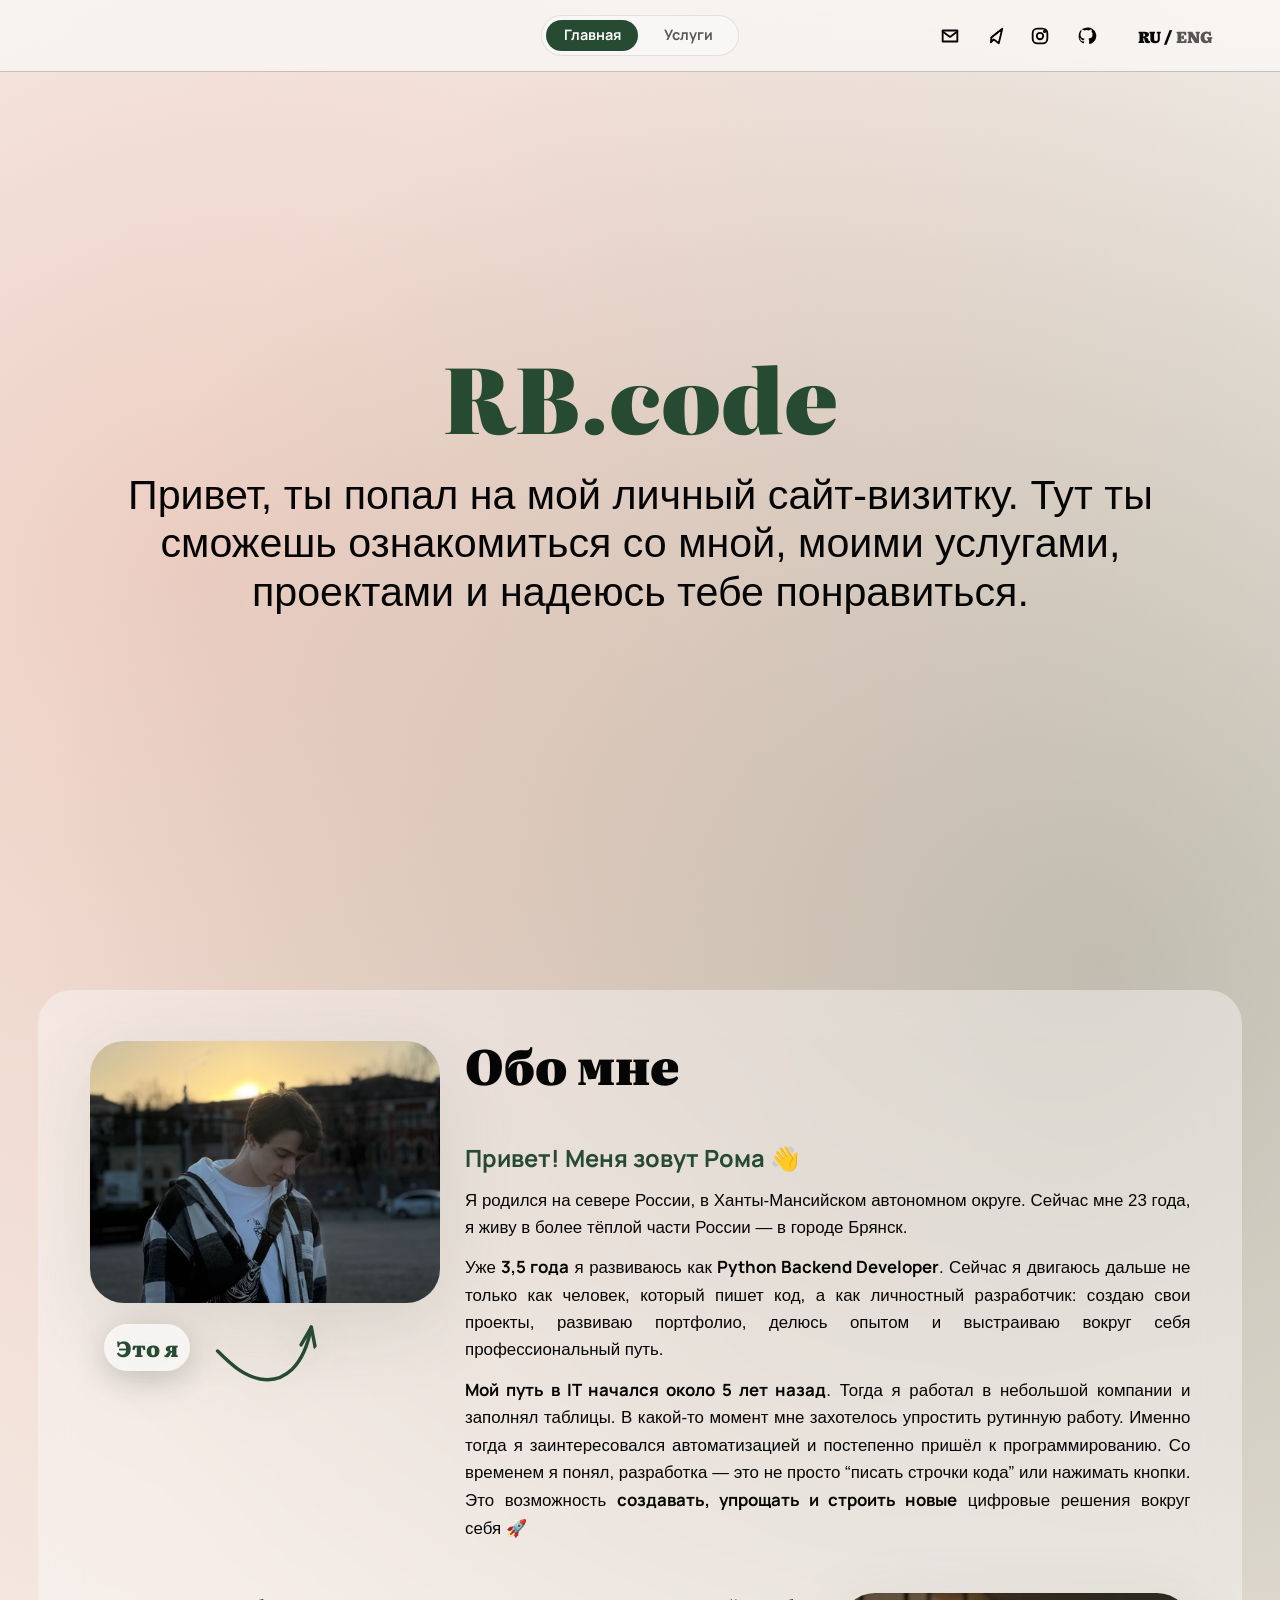
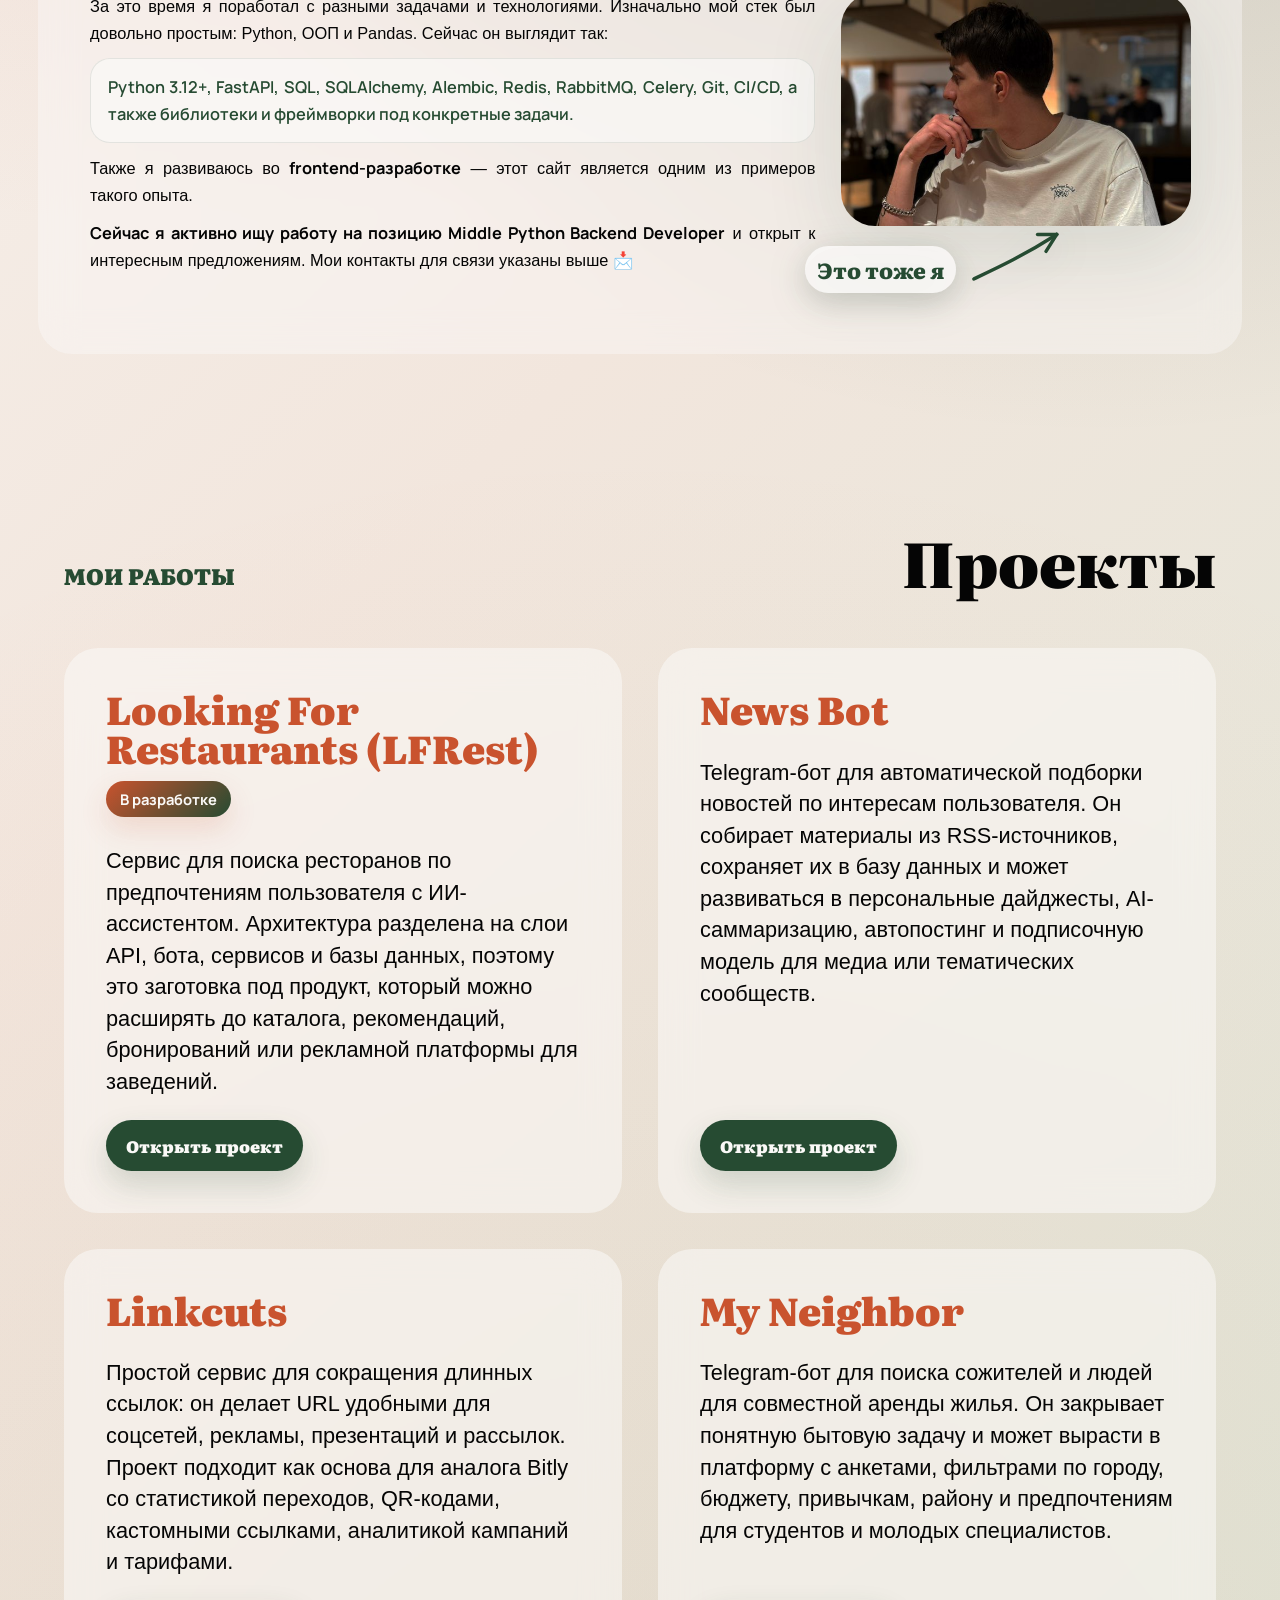
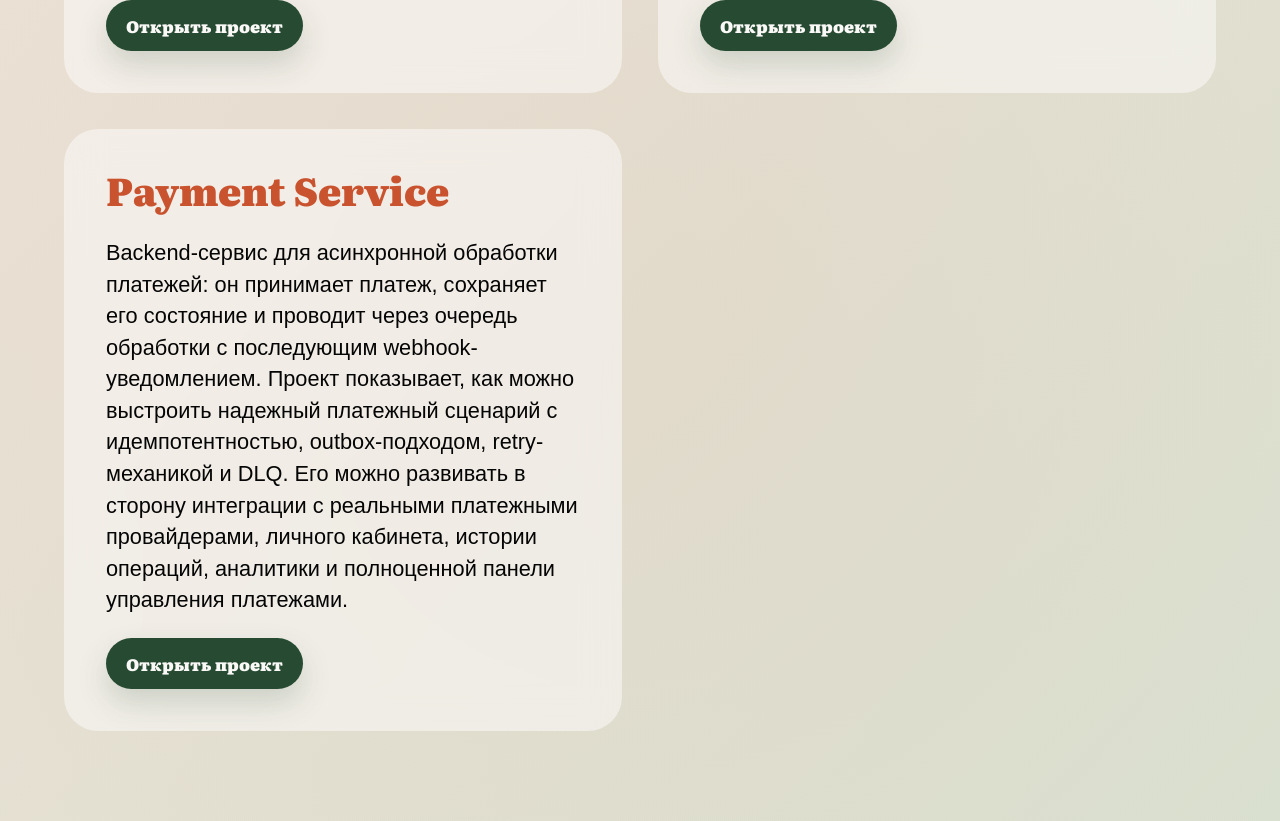
<file: app/index.html>
<!doctype html>
<html lang="ru">
  <head>
    <meta charset="UTF-8" />
    <meta name="viewport" content="width=device-width, initial-scale=1.0" />
    <meta name="theme-color" content="#faf9f7" />
    <title>RB.code</title>
    <link rel="icon" type="image/svg+xml" href="static/images/favicon.svg?v=2" />
    <link rel="preconnect" href="https://fonts.googleapis.com" />
    <link rel="preconnect" href="https://fonts.gstatic.com" crossorigin />
    <link
      href="https://fonts.googleapis.com/css2?family=Literata:opsz,wght@7..72,600;7..72,700;7..72,800&family=Manrope:wght@400;500;600;700&display=swap"
      rel="stylesheet"
    />
    <link rel="stylesheet" href="static/css/style.css?v=78" />
  </head>
  <body>
    <header class="site-header" aria-label="Верхняя панель">
      <a class="site-name" href="#intro" aria-label="На начало страницы">
        <img class="site-name-logo" src="static/images/favicon.svg?v=2" alt="" aria-hidden="true" />
        <span data-i18n="brand">RB.code</span>
      </a>

      <nav class="site-nav" aria-label="Основная навигация">
        <a class="site-nav-link is-active" href="index.html" aria-current="page" data-i18n="navHome">Главная</a>
        <a class="site-nav-link" href="services.html" data-i18n="navServices">Услуги</a>
      </nav>

      <nav class="social-nav" aria-label="Контакты">
        <button class="social-link email-trigger" type="button" data-email="r.bondar29@gmail.com" aria-label="Показать почту">
          <svg viewBox="0 0 24 24" aria-hidden="true">
            <path d="M4 6h16v12H4z" />
            <path d="m4 7 8 6 8-6" />
          </svg>
          <span class="email-popover" role="status" aria-live="polite">r.bondar29@gmail.com</span>
        </button>
        <a class="social-link" href="https://t.me/Dayyaog" target="_blank" rel="noreferrer" aria-label="Telegram">
          <svg viewBox="0 0 24 24" aria-hidden="true">
            <path d="m21 4-3.8 16-5.5-4.3-3.1 3.1.6-5.3L21 4Z" />
            <path d="m9.2 13.5 7.4-5.8" />
          </svg>
        </a>
        <a class="social-link" href="https://www.instagram.com/dayyaog/" target="_blank" rel="noreferrer" aria-label="Instagram">
          <svg viewBox="0 0 24 24" aria-hidden="true">
            <rect x="4" y="4" width="16" height="16" rx="5" />
            <circle cx="12" cy="12" r="3.5" />
            <circle cx="17" cy="7" r="0.8" />
          </svg>
        </a>
        <a class="social-link" href="https://github.com/Cloudy32" target="_blank" rel="noreferrer" aria-label="GitHub">
          <svg viewBox="0 0 24 24" aria-hidden="true">
            <path d="M12 3a9 9 0 0 0-3 17c.5.1.7-.2.7-.5v-1.8c-2.8.6-3.4-1.2-3.4-1.2-.5-1.1-1.1-1.4-1.1-1.4-.9-.6.1-.6.1-.6 1 0 1.6 1.1 1.6 1.1.9 1.5 2.4 1.1 2.9.8.1-.7.4-1.1.7-1.3-2.2-.3-4.5-1.1-4.5-4.9 0-1.1.4-2 1.1-2.7-.1-.3-.5-1.3.1-2.7 0 0 .9-.3 2.8 1.1a9.6 9.6 0 0 1 5.1 0c1.9-1.4 2.8-1.1 2.8-1.1.6 1.4.2 2.4.1 2.7.7.7 1.1 1.6 1.1 2.7 0 3.8-2.3 4.6-4.5 4.9.4.3.8 1 .8 2v3.2c0 .3.2.6.8.5A9 9 0 0 0 12 3Z" />
          </svg>
        </a>
      </nav>

      <div class="lang-switcher" aria-label="Переключатель языка">
        <button class="lang-button is-active" type="button" data-lang="ru">RU</button>
        <span aria-hidden="true">/</span>
        <button class="lang-button" type="button" data-lang="en">ENG</button>
      </div>
    </header>

    <main>
      <section class="intro-section" id="intro">
        <div class="intro-inner">
          <h1 class="intro-title" data-i18n="brand">RB.code</h1>
          <p class="intro-text" data-i18n="introText">
            Привет, ты попал на мой личный сайт-визитку. Тут ты сможешь ознакомиться со мной,
            моими услугами, проектами и надеюсь тебе понравиться.
          </p>
        </div>
      </section>

      <section class="about-section" id="about">
        <div class="photo-panel photo-panel-primary reveal-from-left">
          <img src="static/images/profile/my_photo_1.jpg" alt="Мое фото" />
          <div class="photo-callout photo-callout-left" aria-hidden="true">
            <span>Это я</span>
            <svg viewBox="0 0 150 100">
              <path d="M124 10C125 38 124 58 113 75C96 102 62 106 18 78" />
              <path d="M18 78 44 84" />
              <path d="M18 78 34 100" />
            </svg>
          </div>
        </div>

        <article class="about-copy">
          <h2 class="reveal-from-right" data-i18n="aboutTitle">Обо мне</h2>
          <div class="about-text">
            <div class="about-text-main reveal-from-right">
              <p class="about-lead" data-i18n="aboutIntro">Привет! Меня зовут Рома 👋</p>
              <p data-i18n="aboutOrigin">Я родился на севере России, в Ханты-Мансийском автономном округе. Сейчас мне 23 года, я живу в более тёплой части России — в городе Брянск.</p>
              <p data-i18n="aboutDeveloperPath">Уже <strong>3,5 года</strong> я развиваюсь как <strong>Python Backend Developer</strong>. Сейчас я двигаюсь дальше не только как человек, который пишет код, а как личностный разработчик: создаю свои проекты, развиваю портфолио, делюсь опытом и выстраиваю вокруг себя профессиональный путь.</p>
              <p data-i18n="aboutStart"><strong>Мой путь в IT начался около 5 лет назад</strong>. Тогда я работал в небольшой компании и заполнял таблицы. В какой-то момент мне захотелось упростить рутинную работу. Именно тогда я заинтересовался автоматизацией и постепенно пришёл к программированию. Со временем я понял, разработка — это не просто “писать строчки кода” или нажимать кнопки. Это возможность <strong>создавать, упрощать и строить новые</strong> цифровые решения вокруг себя 🚀</p>
            </div>
            <div class="about-text-under reveal-from-left">
              
              <p data-i18n="aboutStackIntro">За это время я поработал с разными задачами и технологиями. Изначально мой стек был довольно простым: Python, ООП и Pandas. Сейчас он выглядит так:</p>
              <p class="about-stack" data-i18n="aboutStack">Python 3.12+, FastAPI, SQL, SQLAlchemy, Alembic, Redis, RabbitMQ, Celery, Git, CI/CD, а также библиотеки и фреймворки под конкретные задачи.</p>
              <p data-i18n="aboutFrontend">Также я развиваюсь во <strong>frontend-разработке</strong> — этот сайт является одним из примеров такого опыта.</p>
              <p data-i18n="aboutSearch"><strong>Сейчас я активно ищу работу на позицию Middle Python Backend Developer</strong> и открыт к интересным предложениям. Мои контакты для связи указаны выше 📩</p>

            </div>
          </div>
        </article>

        <div class="photo-panel photo-panel-secondary reveal-from-right">
          <img src="static/images/profile/my_photo_2.jpg" alt="Мое фото №2" />
          <div class="photo-callout photo-callout-right" aria-hidden="true">
            <span>Это тоже я</span>
            <svg viewBox="0 0 150 100">
              <path d="M18 18C52 34 82 48 126 76" />
              <path d="M126 76 101 76" />
              <path d="M126 76 112 54" />
            </svg>
          </div>
        </div>
      </section>

      <section class="work-section" id="projects">
        <div class="section-heading">
          <span data-i18n="projectsKicker">Мои работы</span>
          <h2 data-i18n="projectsTitle">Проекты</h2>
        </div>

        <div class="soft-grid projects-grid">
          <article class="soft-card project-card">
            <div class="project-card-head">
              <h3 data-i18n="projectOneTitle">Looking For Restaurants (LFRest)</h3>
              <span class="project-status" data-i18n="projectOneStatus">В разработке</span>
            </div>
            <p data-i18n="projectOneText">Сервис для поиска ресторанов по предпочтениям пользователя с ИИ-ассистентом. Архитектура разделена на слои API, бота, сервисов и базы данных, поэтому это заготовка под продукт, который можно расширять до каталога, рекомендаций, бронирований или рекламной платформы для заведений.</p>
            <a href="https://github.com/Cloudy32/RestaurantSearch" target="_blank" rel="noreferrer" data-i18n="projectLink">Открыть проект</a>
          </article>
          <article class="soft-card project-card">
            <h3 data-i18n="projectTwoTitle">News Bot</h3>
            <p data-i18n="projectTwoText">Telegram-бот для автоматической подборки новостей по интересам пользователя. Он собирает материалы из RSS-источников, сохраняет их в базу данных и может развиваться в персональные дайджесты, AI-саммаризацию, автопостинг и подписочную модель для медиа или тематических сообществ.</p>
            <a href="https://github.com/Cloudy32/Bot_News" target="_blank" rel="noreferrer" data-i18n="projectLink">Открыть проект</a>
          </article>
          <article class="soft-card project-card">
            <h3 data-i18n="projectThreeTitle">Linkcuts</h3>
            <p data-i18n="projectThreeText">Простой сервис для сокращения длинных ссылок: он делает URL удобными для соцсетей, рекламы, презентаций и рассылок. Проект подходит как основа для аналога Bitly со статистикой переходов, QR-кодами, кастомными ссылками, аналитикой кампаний и тарифами.</p>
            <a href="https://github.com/Cloudy32/linkCutter" target="_blank" rel="noreferrer" data-i18n="projectLink">Открыть проект</a>
          </article>
          <article class="soft-card project-card">
            <h3 data-i18n="projectFourTitle">My Neighbor</h3>
            <p data-i18n="projectFourText">Telegram-бот для поиска сожителей и людей для совместной аренды жилья. Он закрывает понятную бытовую задачу и может вырасти в платформу с анкетами, фильтрами по городу, бюджету, привычкам, району и предпочтениям для студентов и молодых специалистов.</p>
            <a href="https://github.com/Cloudy32/BotForNeigbhor" target="_blank" rel="noreferrer" data-i18n="projectLink">Открыть проект</a>
          </article>
          <article class="soft-card project-card">
            <h3 data-i18n="projectFiveTitle">Payment Service</h3>
            <p data-i18n="projectFiveText">Backend-сервис для асинхронной обработки платежей: он принимает платеж, сохраняет его состояние и проводит через очередь обработки с последующим webhook-уведомлением. Проект показывает, как можно выстроить надежный платежный сценарий с идемпотентностью, outbox-подходом, retry-механикой и DLQ. Его можно развивать в сторону интеграции с реальными платежными провайдерами, личного кабинета, истории операций, аналитики и полноценной панели управления платежами.</p>
            <a href="https://github.com/Cloudy32/Payment_service" target="_blank" rel="noreferrer" data-i18n="projectLink">Открыть проект</a>
          </article>
        </div>
      </section>

    </main>

    <script src="static/js/main.js?v=26"></script>
  </body>
</html>
</file>
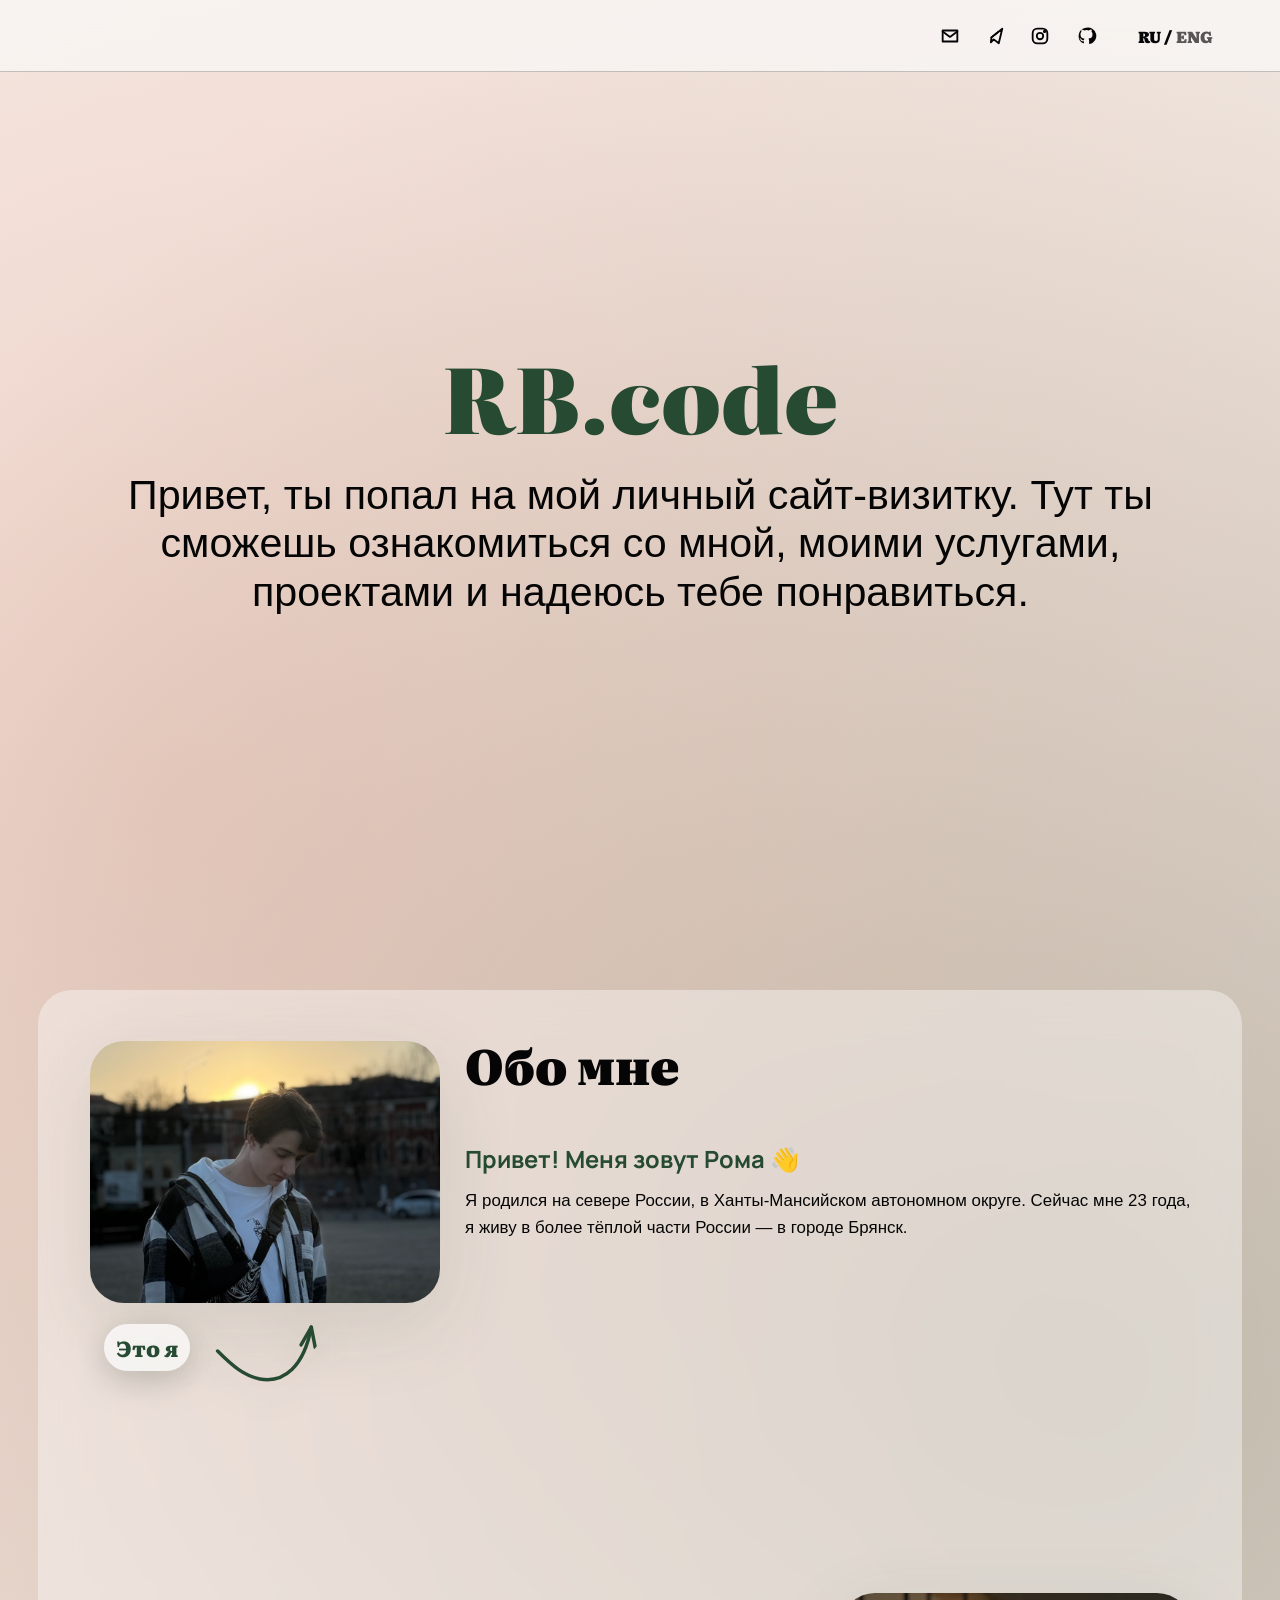
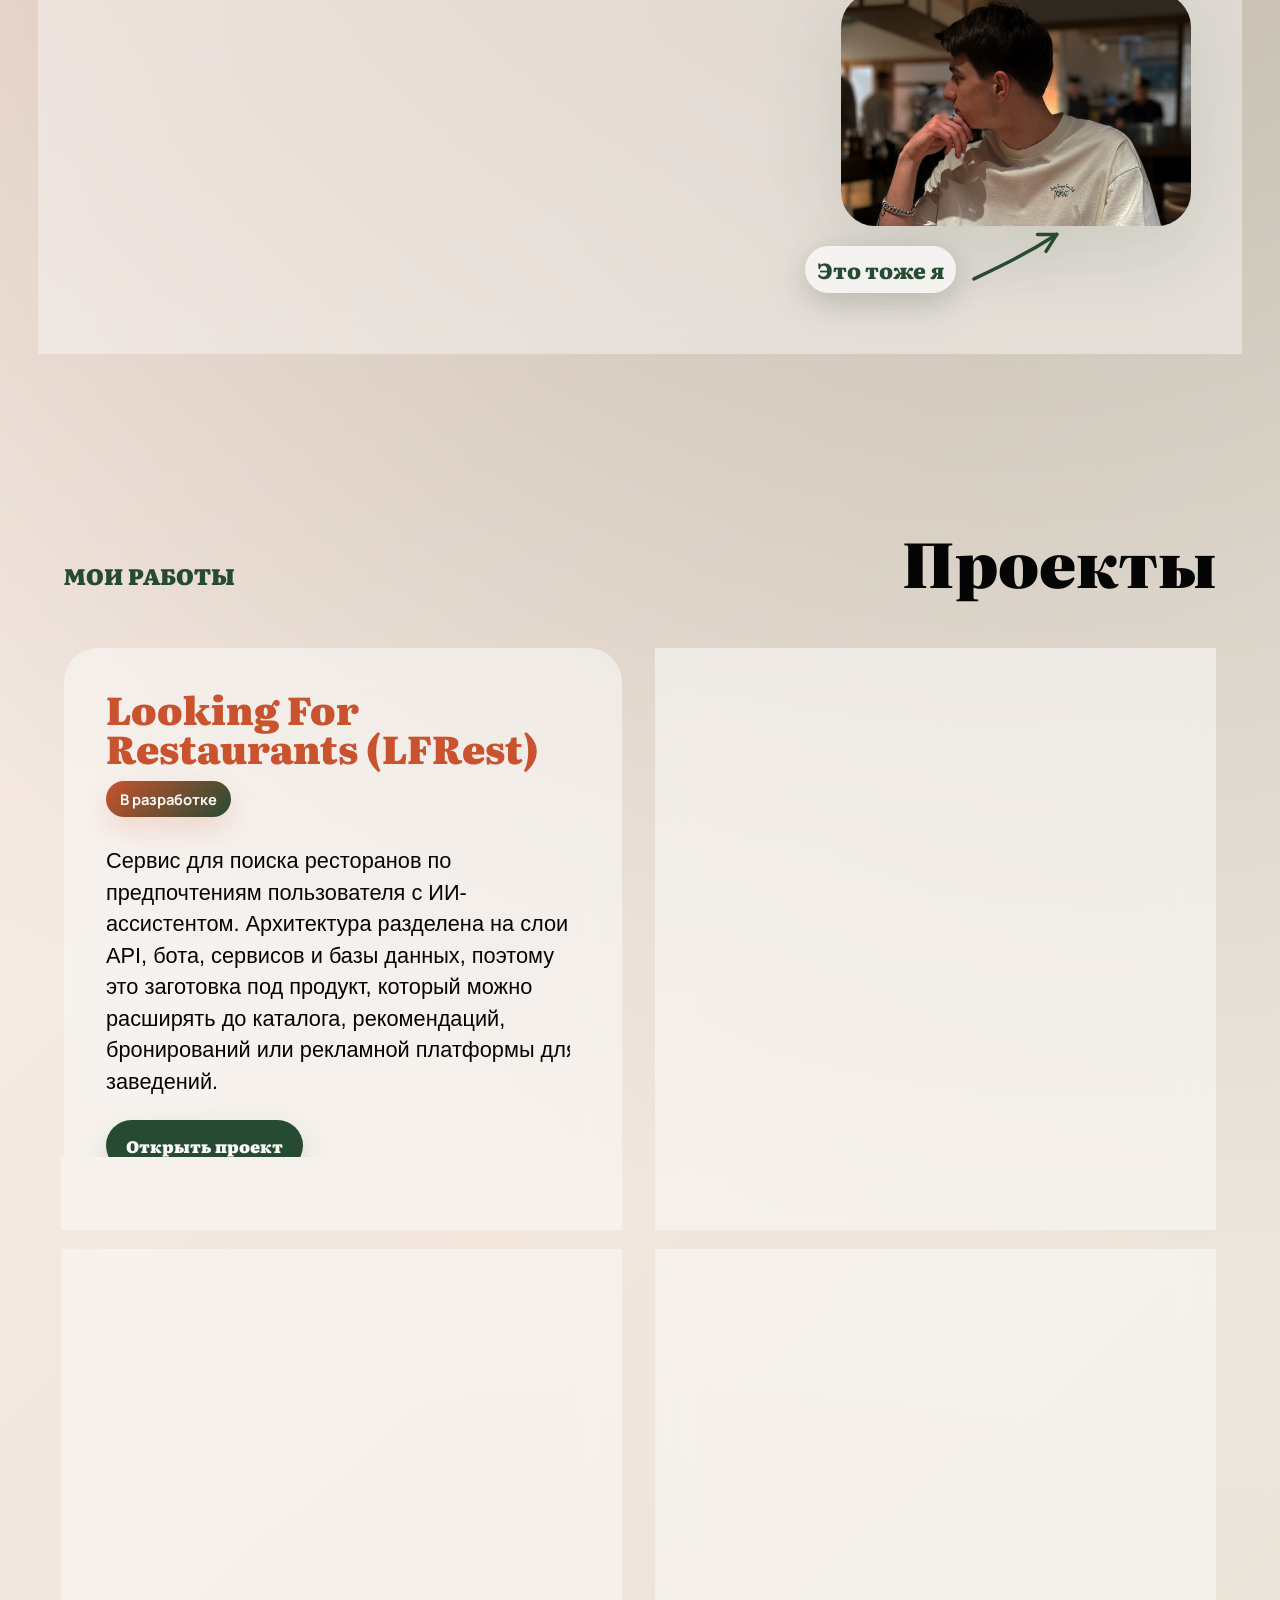
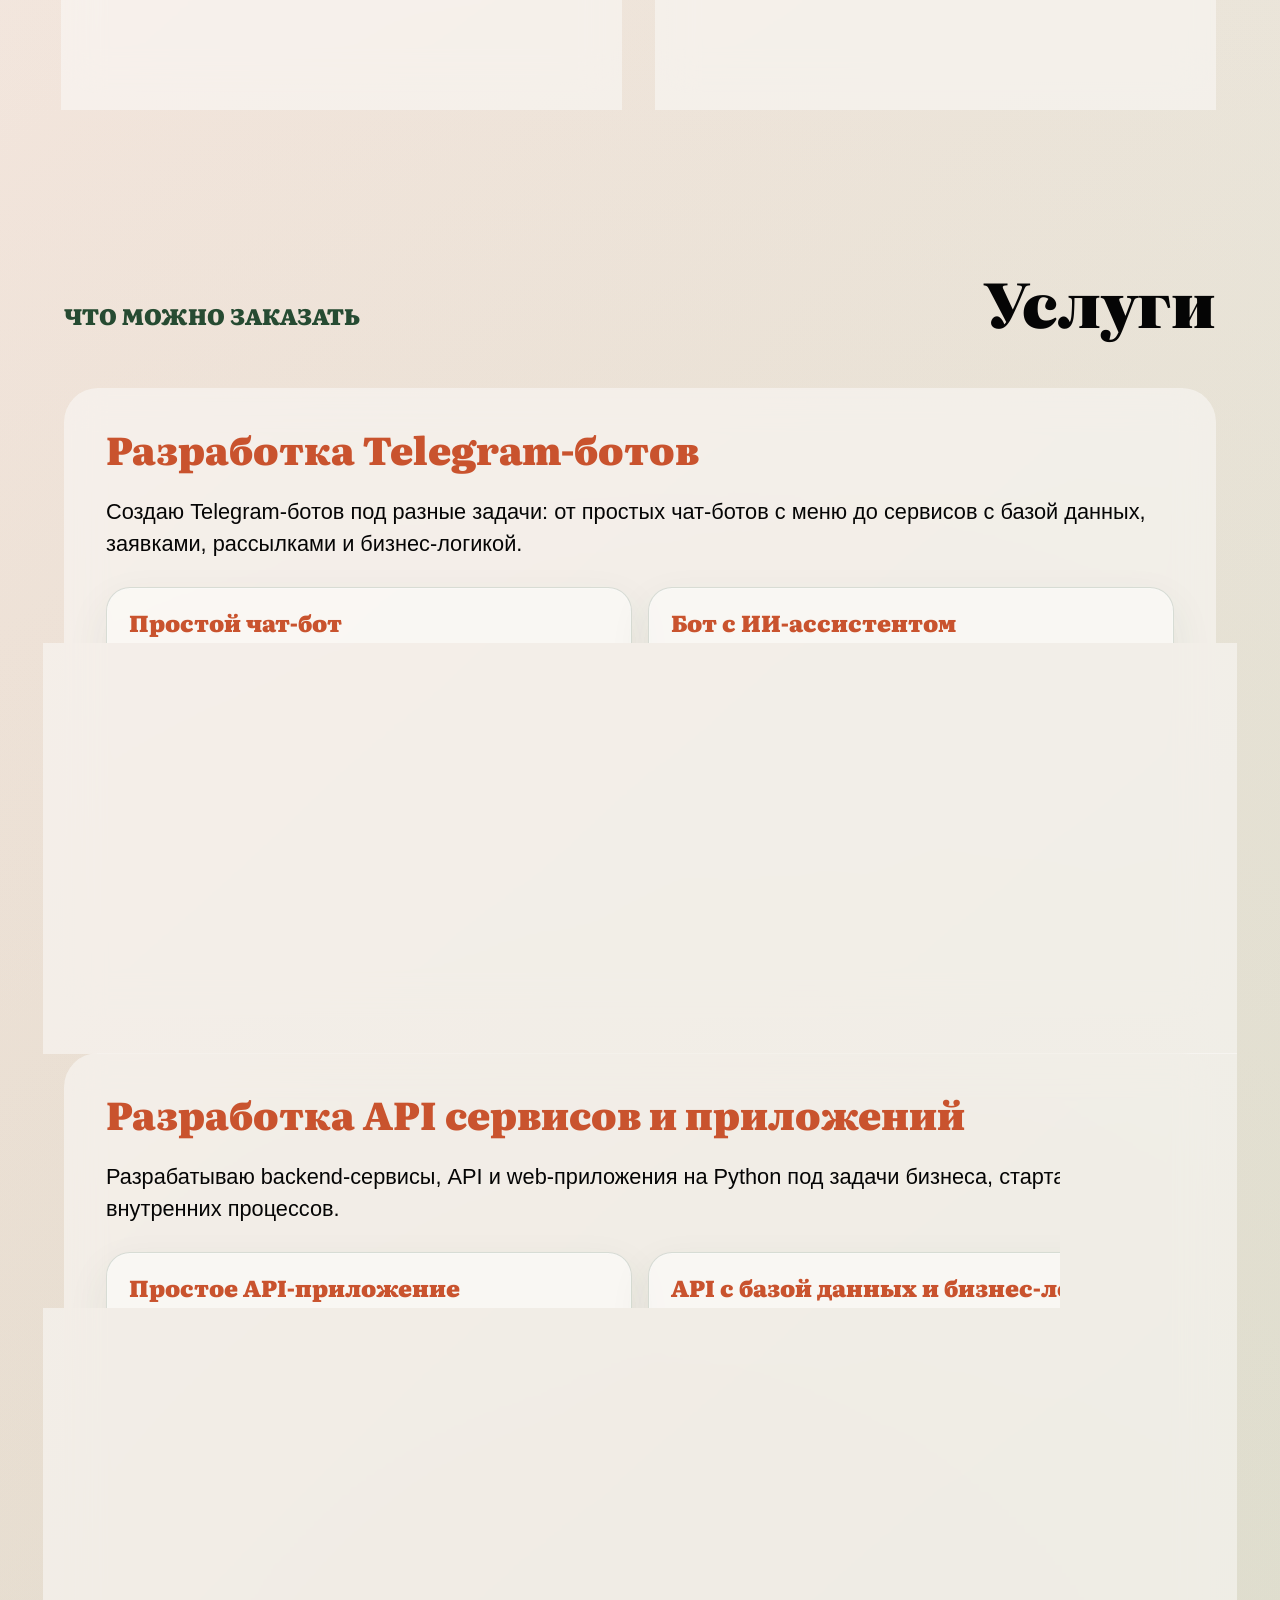
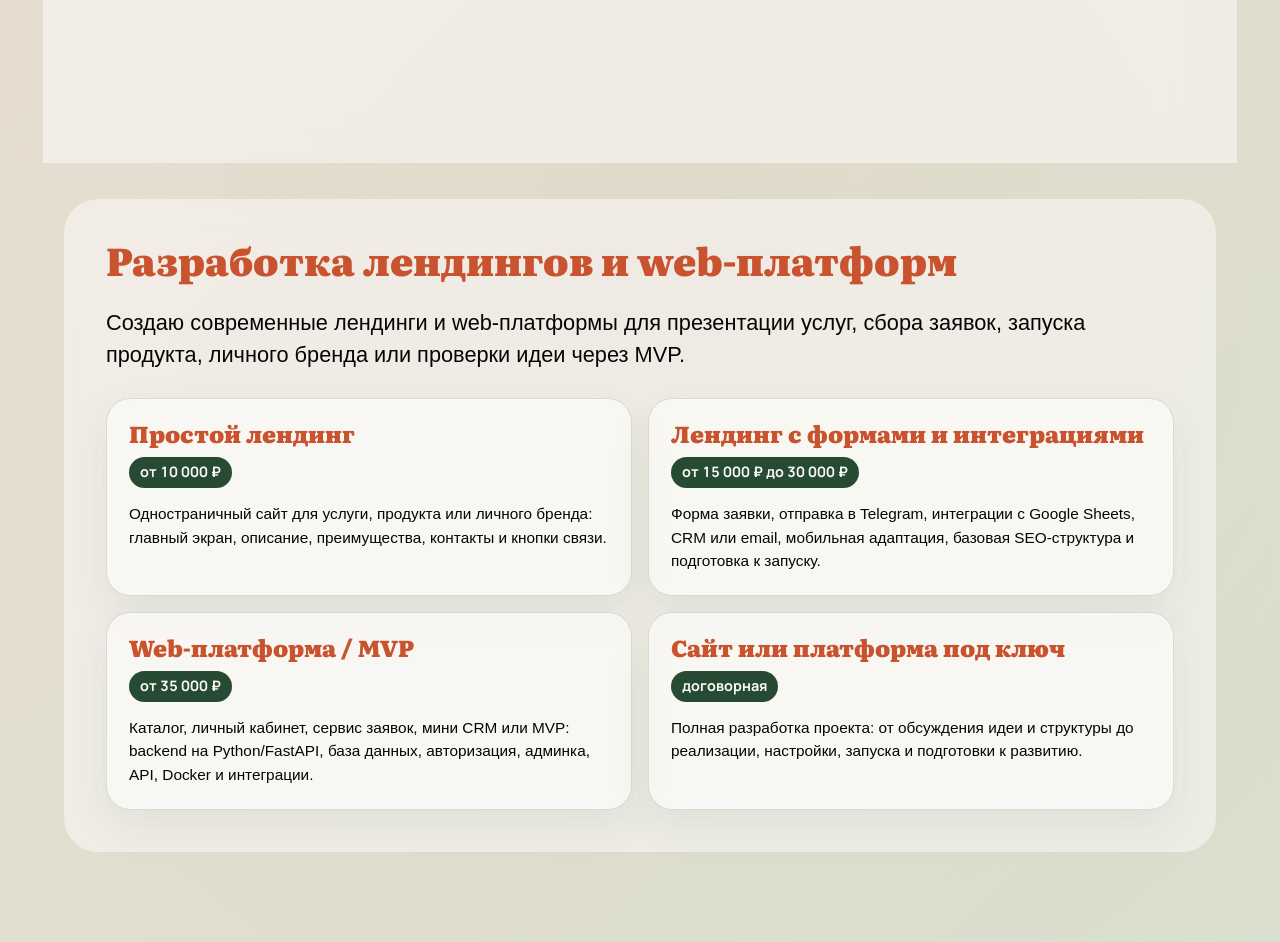
<file: app/templates/index.html>
﻿<!doctype html>
<html lang="ru">
  <head>
    <meta charset="UTF-8" />
    <meta name="viewport" content="width=device-width, initial-scale=1.0" />
    <title>RB.code</title>
    <link rel="preconnect" href="https://fonts.googleapis.com" />
    <link rel="preconnect" href="https://fonts.gstatic.com" crossorigin />
    <link
      href="https://fonts.googleapis.com/css2?family=Literata:opsz,wght@7..72,600;7..72,700;7..72,800&family=Manrope:wght@400;500;600;700&display=swap"
      rel="stylesheet"
    />
    <link rel="stylesheet" href="../static/css/style.css?v=57" />
  </head>
  <body>
    <header class="site-header" aria-label="Верхняя панель">
      <a class="site-name" href="#intro" data-i18n="brand" aria-label="На начало страницы">RB.code</a>

      <nav class="social-nav" aria-label="Контакты">
        <button class="social-link email-trigger" type="button" data-email="r.bondar29@gmail.com" aria-label="Показать почту">
          <svg viewBox="0 0 24 24" aria-hidden="true">
            <path d="M4 6h16v12H4z" />
            <path d="m4 7 8 6 8-6" />
          </svg>
          <span class="email-popover" role="status" aria-live="polite">r.bondar29@gmail.com</span>
        </button>
        <a class="social-link" href="https://t.me/Dayyaog" target="_blank" rel="noreferrer" aria-label="Telegram">
          <svg viewBox="0 0 24 24" aria-hidden="true">
            <path d="m21 4-3.8 16-5.5-4.3-3.1 3.1.6-5.3L21 4Z" />
            <path d="m9.2 13.5 7.4-5.8" />
          </svg>
        </a>
        <a class="social-link" href="https://www.instagram.com/dayyaog/" target="_blank" rel="noreferrer" aria-label="Instagram">
          <svg viewBox="0 0 24 24" aria-hidden="true">
            <rect x="4" y="4" width="16" height="16" rx="5" />
            <circle cx="12" cy="12" r="3.5" />
            <circle cx="17" cy="7" r="0.8" />
          </svg>
        </a>
        <a class="social-link" href="https://github.com/Cloudy32" target="_blank" rel="noreferrer" aria-label="GitHub">
          <svg viewBox="0 0 24 24" aria-hidden="true">
            <path d="M12 3a9 9 0 0 0-3 17c.5.1.7-.2.7-.5v-1.8c-2.8.6-3.4-1.2-3.4-1.2-.5-1.1-1.1-1.4-1.1-1.4-.9-.6.1-.6.1-.6 1 0 1.6 1.1 1.6 1.1.9 1.5 2.4 1.1 2.9.8.1-.7.4-1.1.7-1.3-2.2-.3-4.5-1.1-4.5-4.9 0-1.1.4-2 1.1-2.7-.1-.3-.5-1.3.1-2.7 0 0 .9-.3 2.8 1.1a9.6 9.6 0 0 1 5.1 0c1.9-1.4 2.8-1.1 2.8-1.1.6 1.4.2 2.4.1 2.7.7.7 1.1 1.6 1.1 2.7 0 3.8-2.3 4.6-4.5 4.9.4.3.8 1 .8 2v3.2c0 .3.2.6.8.5A9 9 0 0 0 12 3Z" />
          </svg>
        </a>
      </nav>

      <div class="lang-switcher" aria-label="Переключатель языка">
        <button class="lang-button is-active" type="button" data-lang="ru">RU</button>
        <span aria-hidden="true">/</span>
        <button class="lang-button" type="button" data-lang="en">ENG</button>
      </div>
    </header>

    <main>
      <section class="intro-section" id="intro">
        <div class="intro-inner">
          <h1 class="intro-title" data-i18n="brand">RB.code</h1>
          <p class="intro-text" data-i18n="introText">
            Привет, ты попал на мой личный сайт-визитку. Тут ты сможешь ознакомиться со мной,
            моими услугами, проектами и надеюсь тебе понравиться.
          </p>
        </div>
      </section>

      <section class="about-section" id="about">
        <div class="photo-panel photo-panel-primary reveal-from-left">
          <img src="../static/images/profile/my_photo_1.jpg" alt="Мое фото" />
          <div class="photo-callout photo-callout-left" aria-hidden="true">
            <span>Это я</span>
            <svg viewBox="0 0 150 100">
              <path d="M124 10C125 38 124 58 113 75C96 102 62 106 18 78" />
              <path d="M18 78 44 84" />
              <path d="M18 78 34 100" />
            </svg>
          </div>
        </div>

        <article class="about-copy reveal-from-right">
          <h2 data-i18n="aboutTitle">Обо мне</h2>
          <div class="about-text">
            <div class="about-text-main">
              <p class="about-lead" data-i18n="aboutIntro">Привет! Меня зовут Рома 👋</p>
              <p data-i18n="aboutOrigin">Я родился на севере России, в ХМАО — Ханты-Мансийском автономном округе. Сейчас мне 23 года, и я живу в более тёплой части России — в городе Брянск.</p>
              <p data-i18n="aboutDeveloperPath">Уже 3,5 года я развиваюсь как Python Backend Developer. Сейчас я двигаюсь дальше не только как человек, который пишет код, а как личностный разработчик: создаю свои проекты, развиваю портфолио, делюсь опытом и выстраиваю вокруг себя профессиональный путь.</p>
              <p data-i18n="aboutStart">Мой путь в IT начался не сразу с разработки. Около 5 лет назад я работал в небольшой брянской компании и занимался заполнением Google Таблиц. В какой-то момент мне захотелось упростить рутинную работу и избавиться от постоянного ручного труда. Именно тогда я впервые заинтересовался автоматизацией и постепенно пришёл к программированию.</p>
            </div>
            <div class="about-text-under">
              <p data-i18n="aboutMeaning">Со временем я понял, что разработка — это не просто “писать строчки кода” или нажимать кнопки. Для меня это возможность создавать полезные инструменты, упрощать жизнь людям и строить новые цифровые решения вокруг себя 🚀</p>
              <p data-i18n="aboutStackIntro">За это время я успел поработать с разными задачами и технологиями. Изначально мой стек был довольно простым: Python, ООП и Pandas. Сейчас мой основной стек выглядит так:</p>
              <p class="about-stack" data-i18n="aboutStack">Python 3.12+, FastAPI, SQL, SQLAlchemy, Alembic, Redis, RabbitMQ, Celery, Git, CI/CD, а также библиотеки и фреймворки под конкретные задачи.</p>
              <p data-i18n="aboutFrontend">Также я немного развиваюсь во frontend-разработке — этот сайт является одним из примеров такого опыта.</p>
              <p data-i18n="aboutSearch">Сейчас я активно ищу работу на позицию Middle Python Backend Developer и открыт к интересным предложениям. Мои контакты для связи указаны выше 📩</p>
              <p data-i18n="aboutOutro">Ниже вы можете ознакомиться с моими проектами, портфолио и списком услуг, которые я предоставляю.</p>
            </div>
          </div>
        </article>

        <div class="photo-panel photo-panel-secondary reveal-from-left">
          <img src="../static/images/profile/my_photo_2.jpg" alt="Мое фото №2" />
          <div class="photo-callout photo-callout-right" aria-hidden="true">
            <span>Это тоже я</span>
            <svg viewBox="0 0 150 100">
              <path d="M18 18C52 34 82 48 126 76" />
              <path d="M126 76 101 76" />
              <path d="M126 76 112 54" />
            </svg>
          </div>
        </div>
      </section>

      <section class="work-section" id="projects">
        <div class="section-heading">
          <span data-i18n="projectsKicker">Мои работы</span>
          <h2 data-i18n="projectsTitle">Проекты</h2>
        </div>

        <div class="soft-grid projects-grid">
          <article class="soft-card project-card">
            <div class="project-card-head">
              <h3 data-i18n="projectOneTitle">Looking For Restaurants (LFRest)</h3>
              <span class="project-status" data-i18n="projectOneStatus">В разработке</span>
            </div>
            <p data-i18n="projectOneText">Сервис для поиска ресторанов по предпочтениям пользователя с ИИ-ассистентом. Архитектура разделена на слои API, бота, сервисов и базы данных, поэтому это заготовка под продукт, который можно расширять до каталога, рекомендаций, бронирований или рекламной платформы для заведений.</p>
            <a href="https://github.com/Cloudy32/RestaurantSearch" target="_blank" rel="noreferrer" data-i18n="projectLink">Открыть проект</a>
          </article>
          <article class="soft-card project-card">
            <h3 data-i18n="projectTwoTitle">News Bot</h3>
            <p data-i18n="projectTwoText">Telegram-бот для автоматической подборки новостей по интересам пользователя. Он собирает материалы из RSS-источников, сохраняет их в базу данных и может развиваться в персональные дайджесты, AI-саммаризацию, автопостинг и подписочную модель для медиа или тематических сообществ.</p>
            <a href="https://github.com/Cloudy32/Bot_News" target="_blank" rel="noreferrer" data-i18n="projectLink">Открыть проект</a>
          </article>
          <article class="soft-card project-card">
            <h3 data-i18n="projectThreeTitle">Linkcuts</h3>
            <p data-i18n="projectThreeText">Простой сервис для сокращения длинных ссылок: он делает URL удобными для соцсетей, рекламы, презентаций и рассылок. Проект подходит как основа для аналога Bitly со статистикой переходов, QR-кодами, кастомными ссылками, аналитикой кампаний и тарифами.</p>
            <a href="https://github.com/Cloudy32/linkCutter" target="_blank" rel="noreferrer" data-i18n="projectLink">Открыть проект</a>
          </article>
          <article class="soft-card project-card">
            <h3 data-i18n="projectFourTitle">My Neighbor</h3>
            <p data-i18n="projectFourText">Telegram-бот для поиска сожителей и людей для совместной аренды жилья. Он закрывает понятную бытовую задачу и может вырасти в платформу с анкетами, фильтрами по городу, бюджету, привычкам, району и предпочтениям для студентов и молодых специалистов.</p>
            <a href="https://github.com/Cloudy32/BotForNeigbhor" target="_blank" rel="noreferrer" data-i18n="projectLink">Открыть проект</a>
          </article>
        </div>
      </section>

      <section class="work-section" id="services">
        <div class="section-heading">
          <span data-i18n="servicesKicker">Что можно заказать</span>
          <h2 data-i18n="servicesTitle">Услуги</h2>
        </div>

        <div class="soft-grid services-grid">
          <article class="soft-card service-card">
            <h3 data-i18n="serviceOneTitle">Разработка Telegram-ботов</h3>
            <p data-i18n="serviceOneText">Создаю Telegram-ботов под разные задачи: от простых чат-ботов с меню до сервисов с базой данных, заявками, рассылками и бизнес-логикой.</p>
            <div class="service-options">
              <div class="service-option">
                <div class="service-option-head">
                  <h4 data-i18n="serviceOneOptionOneTitle">Простой чат-бот</h4>
                  <span data-i18n="serviceOneOptionOnePrice">от 1 000 ₽ до 3 000 ₽</span>
                </div>
                <p data-i18n="serviceOneOptionOneText">Меню, ответы на частые вопросы, простая навигация, приветственные сообщения, кнопки и базовая логика общения.</p>
              </div>
              <div class="service-option">
                <div class="service-option-head">
                  <h4 data-i18n="serviceOneOptionTwoTitle">Бот с ИИ-ассистентом</h4>
                  <span data-i18n="serviceOneOptionTwoPrice">от 10 000 ₽ до 15 000 ₽</span>
                </div>
                <p data-i18n="serviceOneOptionTwoText">Бот с подключением ИИ для ответов на вопросы, консультаций, обработки текстовых запросов и роли виртуального помощника.</p>
              </div>
              <div class="service-option">
                <div class="service-option-head">
                  <h4 data-i18n="serviceOneOptionThreeTitle">Сервис-бот</h4>
                  <span data-i18n="serviceOneOptionThreePrice">от 15 000 ₽ до 25 000 ₽</span>
                </div>
                <p data-i18n="serviceOneOptionThreeText">База данных, анкеты, заявки, фильтры, пользовательские сценарии, уведомления, рассылки и интеграции.</p>
              </div>
              <div class="service-option">
                <div class="service-option-head">
                  <h4 data-i18n="serviceOneOptionFourTitle">Telegram-бот под ключ</h4>
                  <span data-i18n="serviceOneOptionFourPrice">договорная, минимум от 10 000 ₽</span>
                </div>
                <p data-i18n="serviceOneOptionFourText">Полная разработка под идею: обсуждение задачи, проектирование логики, реализация, настройка и подготовка к использованию.</p>
              </div>
            </div>
          </article>
          <article class="soft-card service-card">
            <h3 data-i18n="serviceTwoTitle">Разработка API сервисов и приложений</h3>
            <p data-i18n="serviceTwoText">Разрабатываю backend-сервисы, API и web-приложения на Python под задачи бизнеса, стартапов и внутренних процессов.</p>
            <div class="service-options">
              <div class="service-option">
                <div class="service-option-head">
                  <h4 data-i18n="serviceTwoOptionOneTitle">Простое API-приложение</h4>
                  <span data-i18n="serviceTwoOptionOnePrice">от 5 000 ₽ до 15 000 ₽</span>
                </div>
                <p data-i18n="serviceTwoOptionOneText">Базовые endpoints, обработка запросов, простая логика, подключение к базе данных или обмен данными между сервисами.</p>
              </div>
              <div class="service-option">
                <div class="service-option-head">
                  <h4 data-i18n="serviceTwoOptionTwoTitle">API с базой данных и бизнес-логикой</h4>
                  <span data-i18n="serviceTwoOptionTwoPrice">от 15 000 ₽ до 30 000 ₽</span>
                </div>
                <p data-i18n="serviceTwoOptionTwoText">Хранение данных, структурированная архитектура, CRUD, валидация, миграции и логика для дальнейшего развития проекта.</p>
              </div>
              <div class="service-option">
                <div class="service-option-head">
                  <h4 data-i18n="serviceTwoOptionThreeTitle">Интеграция со сторонними сервисами</h4>
                  <span data-i18n="serviceTwoOptionThreePrice">от 10 000 ₽ до 25 000 ₽</span>
                </div>
                <p data-i18n="serviceTwoOptionThreeText">Подключение внешних API, платежей, Telegram, CRM, Google Sheets, OpenAI/ИИ-сервисов, парсеров и уведомлений.</p>
              </div>
              <div class="service-option">
                <div class="service-option-head">
                  <h4 data-i18n="serviceTwoOptionFourTitle">Backend-приложение под ключ</h4>
                  <span data-i18n="serviceTwoOptionFourPrice">договорная, минимум от 25 000 ₽</span>
                </div>
                <p data-i18n="serviceTwoOptionFourText">Архитектура, API, база данных, бизнес-логика, Docker, миграции, интеграции и подготовка приложения к запуску.</p>
              </div>
            </div>
            <p class="service-note" data-i18n="serviceTwoNote">Цена зависит от сложности проекта, количества функций, интеграций, сроков и требований к реализации.</p>
          </article>
          <article class="soft-card service-card">
            <h3 data-i18n="serviceThreeTitle">Разработка лендингов и web-платформ</h3>
            <p data-i18n="serviceThreeText">Создаю современные лендинги и web-платформы для презентации услуг, сбора заявок, запуска продукта, личного бренда или проверки идеи через MVP.</p>
            <div class="service-options">
              <div class="service-option">
                <div class="service-option-head">
                  <h4 data-i18n="serviceThreeOptionOneTitle">Простой лендинг</h4>
                  <span data-i18n="serviceThreeOptionOnePrice">от 3 000 ₽ до 10 000 ₽</span>
                </div>
                <p data-i18n="serviceThreeOptionOneText">Одностраничный сайт для услуги, продукта или личного бренда: главный экран, описание, преимущества, контакты и кнопки связи.</p>
              </div>
              <div class="service-option">
                <div class="service-option-head">
                  <h4 data-i18n="serviceThreeOptionTwoTitle">Лендинг с формами и интеграциями</h4>
                  <span data-i18n="serviceThreeOptionTwoPrice">от 10 000 ₽ до 30 000 ₽</span>
                </div>
                <p data-i18n="serviceThreeOptionTwoText">Форма заявки, отправка в Telegram, интеграции с Google Sheets, CRM или email, мобильная адаптация, базовая SEO-структура и подготовка к запуску.</p>
              </div>
              <div class="service-option">
                <div class="service-option-head">
                  <h4 data-i18n="serviceThreeOptionThreeTitle">Web-платформа / MVP</h4>
                  <span data-i18n="serviceThreeOptionThreePrice">от 30 000 ₽</span>
                </div>
                <p data-i18n="serviceThreeOptionThreeText">Каталог, личный кабинет, сервис заявок, мини CRM или MVP: backend на Python/FastAPI, база данных, авторизация, админка, API, Docker и интеграции.</p>
              </div>
              <div class="service-option">
                <div class="service-option-head">
                  <h4 data-i18n="serviceThreeOptionFourTitle">Сайт или платформа под ключ</h4>
                  <span data-i18n="serviceThreeOptionFourPrice">договорная</span>
                </div>
                <p data-i18n="serviceThreeOptionFourText">Полная разработка проекта: от обсуждения идеи и структуры до реализации, настройки, запуска и подготовки к развитию.</p>
              </div>
            </div>
          </article>
        </div>
      </section>
    </main>

    <script src="../static/js/main.js?v=16"></script>
  </body>
</html>
</file>
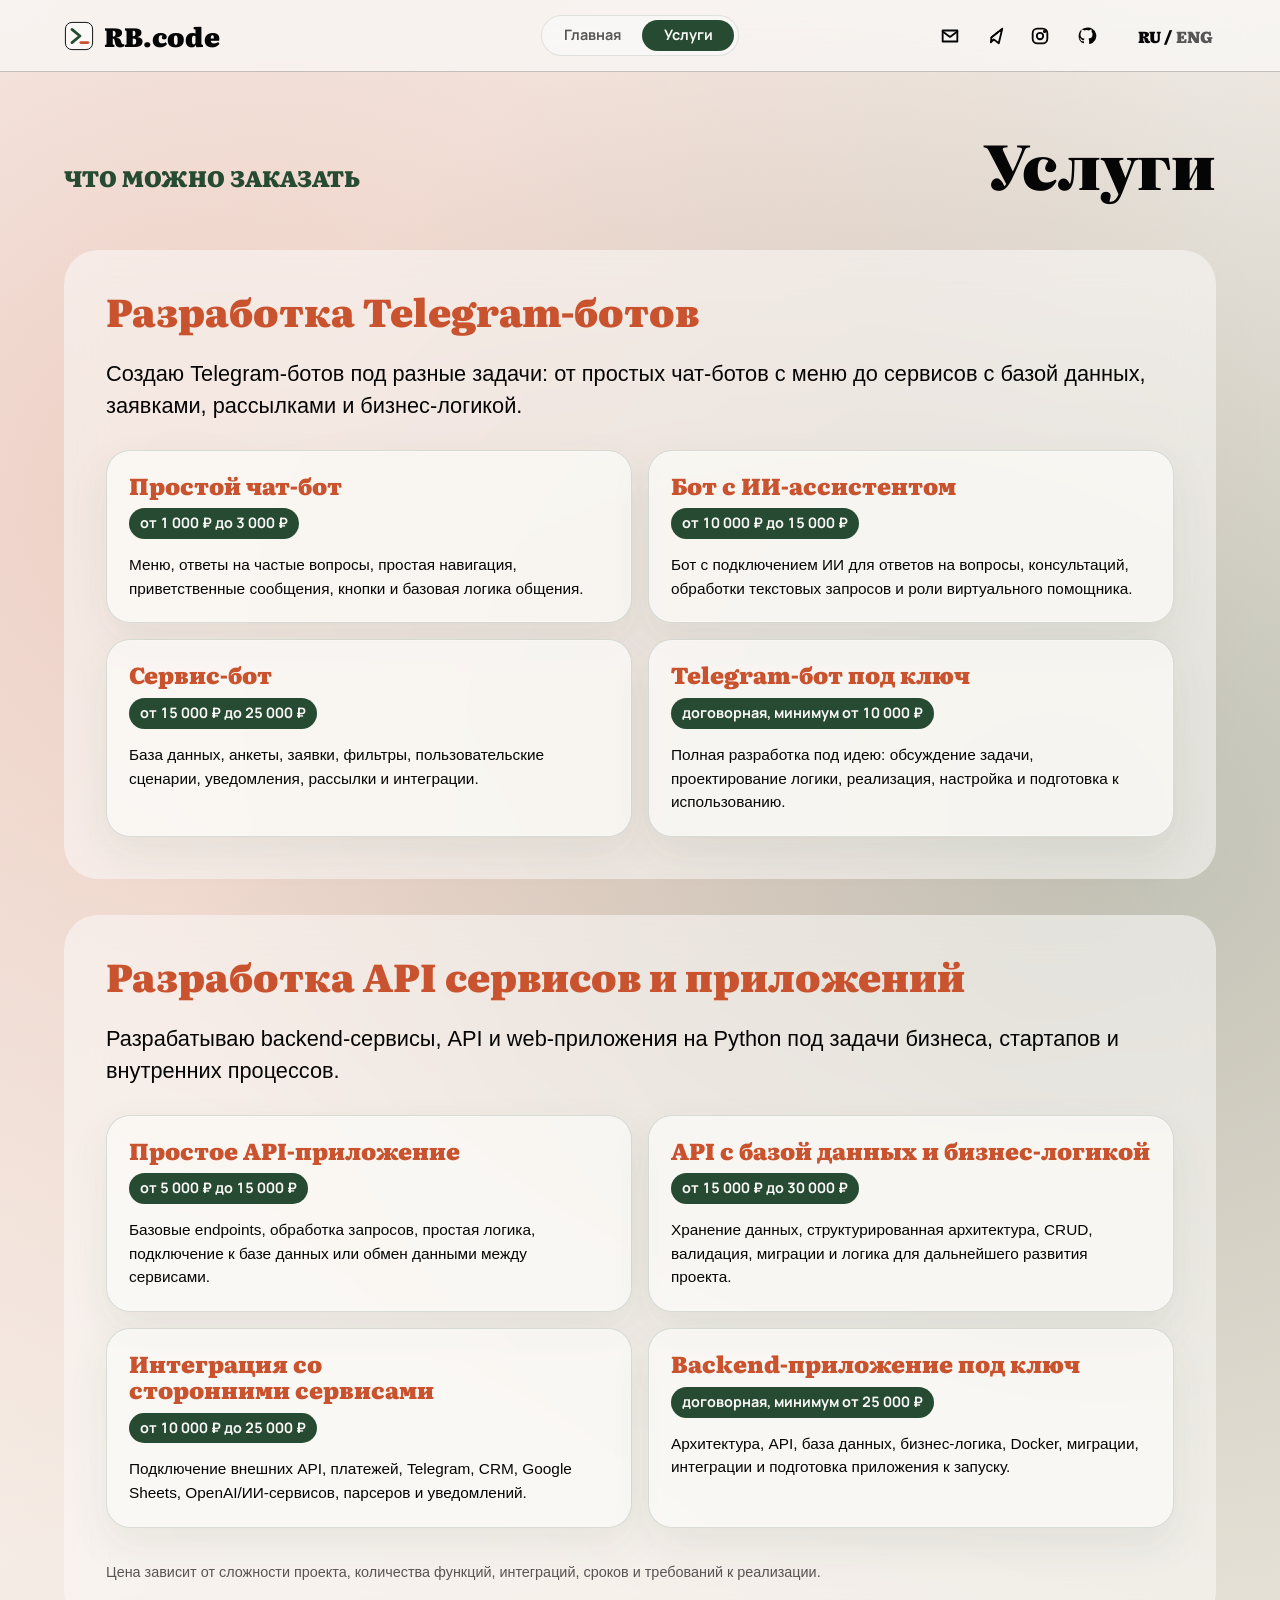
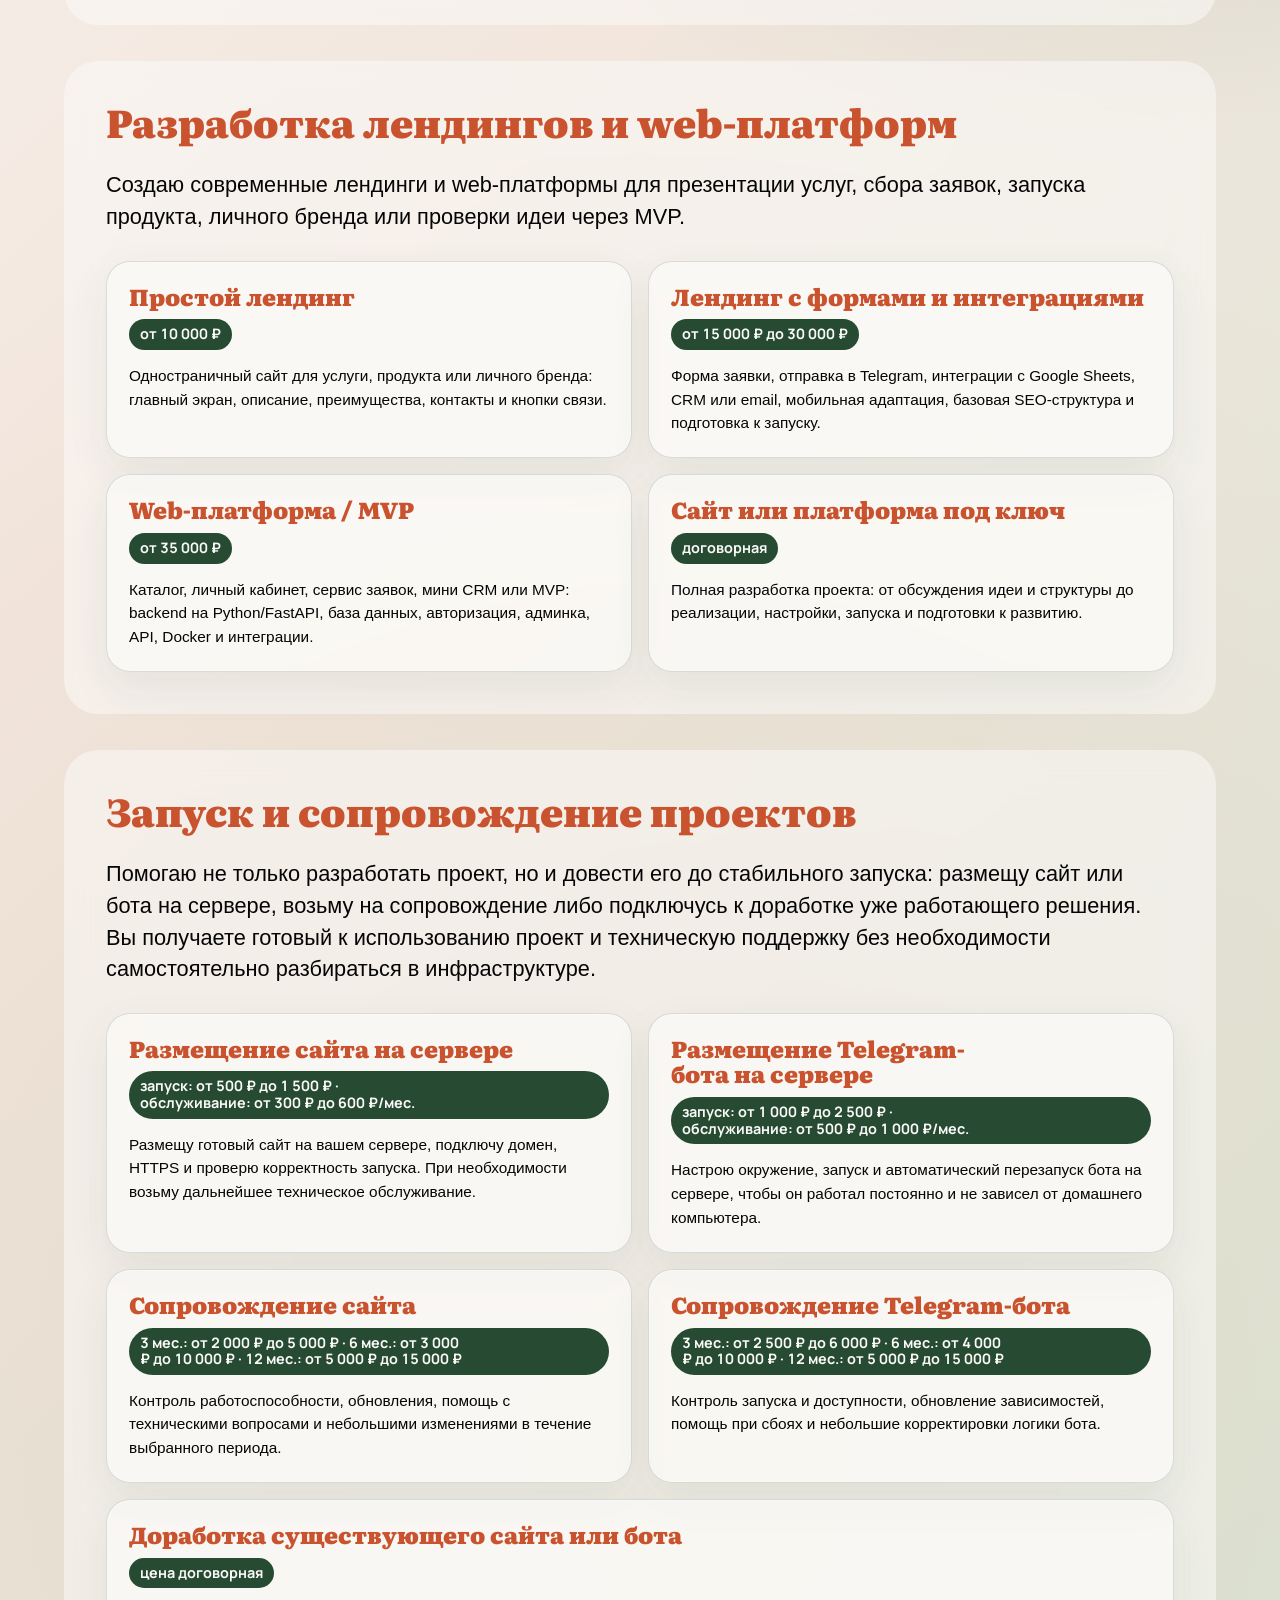
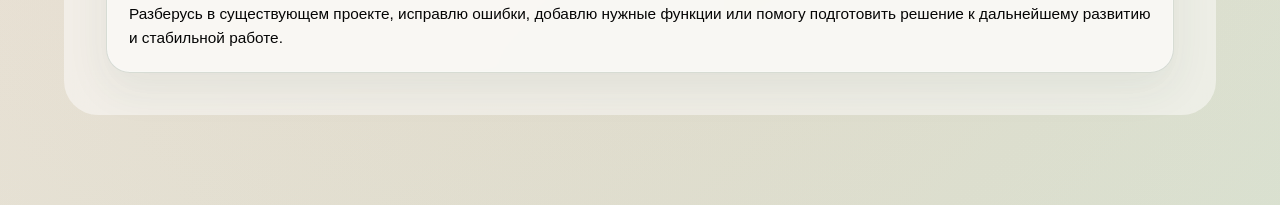
<file: app/services.html>
<!doctype html>
<html lang="ru">
  <head>
    <meta charset="UTF-8" />
    <meta name="viewport" content="width=device-width, initial-scale=1.0" />
    <meta name="theme-color" content="#faf9f7" />
    <title>Услуги — RB.code</title>
    <link rel="icon" type="image/svg+xml" href="static/images/favicon.svg?v=2" />
    <link rel="preconnect" href="https://fonts.googleapis.com" />
    <link rel="preconnect" href="https://fonts.gstatic.com" crossorigin />
    <link
      href="https://fonts.googleapis.com/css2?family=Literata:opsz,wght@7..72,600;7..72,700;7..72,800&family=Manrope:wght@400;500;600;700&display=swap"
      rel="stylesheet"
    />
    <link rel="stylesheet" href="static/css/style.css?v=78" />
  </head>
  <body class="services-page-body">
    <header class="site-header" aria-label="Верхняя панель">
      <a class="site-name" href="index.html" aria-label="На главную страницу">
        <img class="site-name-logo" src="static/images/favicon.svg?v=2" alt="" aria-hidden="true" />
        <span data-i18n="brand">RB.code</span>
      </a>

      <nav class="site-nav" aria-label="Основная навигация">
        <a class="site-nav-link" href="index.html" data-i18n="navHome">Главная</a>
        <a class="site-nav-link is-active" href="services.html" aria-current="page" data-i18n="navServices">Услуги</a>
      </nav>

      <nav class="social-nav" aria-label="Контакты">
        <button class="social-link email-trigger" type="button" data-email="r.bondar29@gmail.com" aria-label="Показать почту">
          <svg viewBox="0 0 24 24" aria-hidden="true">
            <path d="M4 6h16v12H4z" />
            <path d="m4 7 8 6 8-6" />
          </svg>
          <span class="email-popover" role="status" aria-live="polite">r.bondar29@gmail.com</span>
        </button>
        <a class="social-link" href="https://t.me/Dayyaog" target="_blank" rel="noreferrer" aria-label="Telegram">
          <svg viewBox="0 0 24 24" aria-hidden="true">
            <path d="m21 4-3.8 16-5.5-4.3-3.1 3.1.6-5.3L21 4Z" />
            <path d="m9.2 13.5 7.4-5.8" />
          </svg>
        </a>
        <a class="social-link" href="https://www.instagram.com/dayyaog/" target="_blank" rel="noreferrer" aria-label="Instagram">
          <svg viewBox="0 0 24 24" aria-hidden="true">
            <rect x="4" y="4" width="16" height="16" rx="5" />
            <circle cx="12" cy="12" r="3.5" />
            <circle cx="17" cy="7" r="0.8" />
          </svg>
        </a>
        <a class="social-link" href="https://github.com/Cloudy32" target="_blank" rel="noreferrer" aria-label="GitHub">
          <svg viewBox="0 0 24 24" aria-hidden="true">
            <path d="M12 3a9 9 0 0 0-3 17c.5.1.7-.2.7-.5v-1.8c-2.8.6-3.4-1.2-3.4-1.2-.5-1.1-1.1-1.4-1.1-1.4-.9-.6.1-.6.1-.6 1 0 1.6 1.1 1.6 1.1.9 1.5 2.4 1.1 2.9.8.1-.7.4-1.1.7-1.3-2.2-.3-4.5-1.1-4.5-4.9 0-1.1.4-2 1.1-2.7-.1-.3-.5-1.3.1-2.7 0 0 .9-.3 2.8 1.1a9.6 9.6 0 0 1 5.1 0c1.9-1.4 2.8-1.1 2.8-1.1.6 1.4.2 2.4.1 2.7.7.7 1.1 1.6 1.1 2.7 0 3.8-2.3 4.6-4.5 4.9.4.3.8 1 .8 2v3.2c0 .3.2.6.8.5A9 9 0 0 0 12 3Z" />
          </svg>
        </a>
      </nav>

      <div class="lang-switcher" aria-label="Переключатель языка">
        <button class="lang-button is-active" type="button" data-lang="ru">RU</button>
        <span aria-hidden="true">/</span>
        <button class="lang-button" type="button" data-lang="en">ENG</button>
      </div>
    </header>

    <main class="services-page-main">
      <section class="work-section services-page-section" id="services">
        <div class="section-heading reveal-from-left">
          <span data-i18n="servicesKicker">Что можно заказать</span>
          <h1 data-i18n="servicesTitle">Услуги</h1>
        </div>

        <div class="soft-grid services-grid">
          <article class="soft-card service-card reveal-from-left">
            <h3 data-i18n="serviceOneTitle">Разработка Telegram-ботов</h3>
            <p data-i18n="serviceOneText">Создаю Telegram-ботов под разные задачи: от простых чат-ботов с меню до сервисов с базой данных, заявками, рассылками и бизнес-логикой.</p>
            <div class="service-options">
              <div class="service-option">
                <div class="service-option-head"><h4 data-i18n="serviceOneOptionOneTitle">Простой чат-бот</h4><span data-i18n="serviceOneOptionOnePrice">от 1 000 ₽ до 3 000 ₽</span></div>
                <p data-i18n="serviceOneOptionOneText">Меню, ответы на частые вопросы, простая навигация, приветственные сообщения, кнопки и базовая логика общения.</p>
              </div>
              <div class="service-option">
                <div class="service-option-head"><h4 data-i18n="serviceOneOptionTwoTitle">Бот с ИИ-ассистентом</h4><span data-i18n="serviceOneOptionTwoPrice">от 10 000 ₽ до 15 000 ₽</span></div>
                <p data-i18n="serviceOneOptionTwoText">Бот с подключением ИИ для ответов на вопросы, консультаций, обработки текстовых запросов и роли виртуального помощника.</p>
              </div>
              <div class="service-option">
                <div class="service-option-head"><h4 data-i18n="serviceOneOptionThreeTitle">Сервис-бот</h4><span data-i18n="serviceOneOptionThreePrice">от 15 000 ₽ до 25 000 ₽</span></div>
                <p data-i18n="serviceOneOptionThreeText">База данных, анкеты, заявки, фильтры, пользовательские сценарии, уведомления, рассылки и интеграции.</p>
              </div>
              <div class="service-option">
                <div class="service-option-head"><h4 data-i18n="serviceOneOptionFourTitle">Telegram-бот под ключ</h4><span data-i18n="serviceOneOptionFourPrice">договорная, минимум от 10 000 ₽</span></div>
                <p data-i18n="serviceOneOptionFourText">Полная разработка под идею: обсуждение задачи, проектирование логики, реализация, настройка и подготовка к использованию.</p>
              </div>
            </div>
          </article>

          <article class="soft-card service-card reveal-from-right">
            <h3 data-i18n="serviceTwoTitle">Разработка API сервисов и приложений</h3>
            <p data-i18n="serviceTwoText">Разрабатываю backend-сервисы, API и web-приложения на Python под задачи бизнеса, стартапов и внутренних процессов.</p>
            <div class="service-options">
              <div class="service-option">
                <div class="service-option-head"><h4 data-i18n="serviceTwoOptionOneTitle">Простое API-приложение</h4><span data-i18n="serviceTwoOptionOnePrice">от 5 000 ₽ до 15 000 ₽</span></div>
                <p data-i18n="serviceTwoOptionOneText">Базовые endpoints, обработка запросов, простая логика, подключение к базе данных или обмен данными между сервисами.</p>
              </div>
              <div class="service-option">
                <div class="service-option-head"><h4 data-i18n="serviceTwoOptionTwoTitle">API с базой данных и бизнес-логикой</h4><span data-i18n="serviceTwoOptionTwoPrice">от 15 000 ₽ до 30 000 ₽</span></div>
                <p data-i18n="serviceTwoOptionTwoText">Хранение данных, структурированная архитектура, CRUD, валидация, миграции и логика для дальнейшего развития проекта.</p>
              </div>
              <div class="service-option">
                <div class="service-option-head"><h4 data-i18n="serviceTwoOptionThreeTitle">Интеграция со сторонними сервисами</h4><span data-i18n="serviceTwoOptionThreePrice">от 10 000 ₽ до 25 000 ₽</span></div>
                <p data-i18n="serviceTwoOptionThreeText">Подключение внешних API, платежей, Telegram, CRM, Google Sheets, OpenAI/ИИ-сервисов, парсеров и уведомлений.</p>
              </div>
              <div class="service-option">
                <div class="service-option-head"><h4 data-i18n="serviceTwoOptionFourTitle">Backend-приложение под ключ</h4><span data-i18n="serviceTwoOptionFourPrice">договорная, минимум от 25 000 ₽</span></div>
                <p data-i18n="serviceTwoOptionFourText">Архитектура, API, база данных, бизнес-логика, Docker, миграции, интеграции и подготовка приложения к запуску.</p>
              </div>
            </div>
            <p class="service-note" data-i18n="serviceTwoNote">Цена зависит от сложности проекта, количества функций, интеграций, сроков и требований к реализации.</p>
          </article>

          <article class="soft-card service-card reveal-from-left">
            <h3 data-i18n="serviceThreeTitle">Разработка лендингов и web-платформ</h3>
            <p data-i18n="serviceThreeText">Создаю современные лендинги и web-платформы для презентации услуг, сбора заявок, запуска продукта, личного бренда или проверки идеи через MVP.</p>
            <div class="service-options">
              <div class="service-option">
                <div class="service-option-head"><h4 data-i18n="serviceThreeOptionOneTitle">Простой лендинг</h4><span data-i18n="serviceThreeOptionOnePrice">от 10 000 ₽</span></div>
                <p data-i18n="serviceThreeOptionOneText">Одностраничный сайт для услуги, продукта или личного бренда: главный экран, описание, преимущества, контакты и кнопки связи.</p>
              </div>
              <div class="service-option">
                <div class="service-option-head"><h4 data-i18n="serviceThreeOptionTwoTitle">Лендинг с формами и интеграциями</h4><span data-i18n="serviceThreeOptionTwoPrice">от 15 000 ₽ до 30 000 ₽</span></div>
                <p data-i18n="serviceThreeOptionTwoText">Форма заявки, отправка в Telegram, интеграции с Google Sheets, CRM или email, мобильная адаптация, базовая SEO-структура и подготовка к запуску.</p>
              </div>
              <div class="service-option">
                <div class="service-option-head"><h4 data-i18n="serviceThreeOptionThreeTitle">Web-платформа / MVP</h4><span data-i18n="serviceThreeOptionThreePrice">от 35 000 ₽</span></div>
                <p data-i18n="serviceThreeOptionThreeText">Каталог, личный кабинет, сервис заявок, мини CRM или MVP: backend на Python/FastAPI, база данных, авторизация, админка, API, Docker и интеграции.</p>
              </div>
              <div class="service-option">
                <div class="service-option-head"><h4 data-i18n="serviceThreeOptionFourTitle">Сайт или платформа под ключ</h4><span data-i18n="serviceThreeOptionFourPrice">договорная</span></div>
                <p data-i18n="serviceThreeOptionFourText">Полная разработка проекта: от обсуждения идеи и структуры до реализации, настройки, запуска и подготовки к развитию.</p>
              </div>
            </div>
          </article>

          <article class="soft-card service-card reveal-from-right">
            <h3 data-i18n="serviceFourTitle">Запуск и сопровождение проектов</h3>
            <p data-i18n="serviceFourText">Помогаю не только разработать проект, но и довести его до стабильного запуска: размещу сайт или бота на сервере, возьму на сопровождение либо подключусь к доработке уже работающего решения. Вы получаете готовый к использованию проект и техническую поддержку без необходимости самостоятельно разбираться в инфраструктуре.</p>
            <div class="service-options service-options-five">
              <div class="service-option">
                <div class="service-option-head"><h4 data-i18n="serviceFourOptionOneTitle">Размещение сайта на сервере</h4><span data-i18n="serviceFourOptionOnePrice">запуск: от 500 ₽ до 1 500 ₽ · обслуживание: от 300 ₽ до 600 ₽/мес.</span></div>
                <p data-i18n="serviceFourOptionOneText">Размещу готовый сайт на вашем сервере, подключу домен, HTTPS и проверю корректность запуска. При необходимости возьму дальнейшее техническое обслуживание.</p>
              </div>
              <div class="service-option">
                <div class="service-option-head"><h4 data-i18n="serviceFourOptionTwoTitle">Размещение Telegram-бота на сервере</h4><span data-i18n="serviceFourOptionTwoPrice">запуск: от 1 000 ₽ до 2 500 ₽ · обслуживание: от 500 ₽ до 1 000 ₽/мес.</span></div>
                <p data-i18n="serviceFourOptionTwoText">Настрою окружение, запуск и автоматический перезапуск бота на сервере, чтобы он работал постоянно и не зависел от домашнего компьютера.</p>
              </div>
              <div class="service-option">
                <div class="service-option-head"><h4 data-i18n="serviceFourOptionThreeTitle">Сопровождение сайта</h4><span data-i18n="serviceFourOptionThreePrice">3 мес.: от 2 000 ₽ до 5 000 ₽ · 6 мес.: от 3 000 ₽ до 10 000 ₽ · 12 мес.: от 5 000 ₽ до 15 000 ₽</span></div>
                <p data-i18n="serviceFourOptionThreeText">Контроль работоспособности, обновления, помощь с техническими вопросами и небольшими изменениями в течение выбранного периода.</p>
              </div>
              <div class="service-option">
                <div class="service-option-head"><h4 data-i18n="serviceFourOptionFourTitle">Сопровождение Telegram-бота</h4><span data-i18n="serviceFourOptionFourPrice">3 мес.: от 2 500 ₽ до 6 000 ₽ · 6 мес.: от 4 000 ₽ до 10 000 ₽ · 12 мес.: от 5 000 ₽ до 15 000 ₽</span></div>
                <p data-i18n="serviceFourOptionFourText">Контроль запуска и доступности, обновление зависимостей, помощь при сбоях и небольшие корректировки логики бота.</p>
              </div>
              <div class="service-option">
                <div class="service-option-head"><h4 data-i18n="serviceFourOptionFiveTitle">Доработка существующего сайта или бота</h4><span data-i18n="serviceFourOptionFivePrice">цена договорная</span></div>
                <p data-i18n="serviceFourOptionFiveText">Разберусь в существующем проекте, исправлю ошибки, добавлю нужные функции или помогу подготовить решение к дальнейшему развитию и стабильной работе.</p>
              </div>
            </div>
          </article>
        </div>
      </section>
    </main>

    <script src="static/js/main.js?v=26"></script>
  </body>
</html>
</file>
<file: app/static/css/style.css>
﻿:root {
  --cream: #faf9f7;
  --rust: #c9532e;
  --green: #264b32;
  --text: #050505;
  --muted: rgba(5, 5, 5, 0.66);
  --glass: rgba(250, 249, 247, 0.56);
}

@font-face {
  font-family: "Literata";
  src: local("Literata");
  font-display: swap;
}

@font-face {
  font-family: "Manrope";
  src: local("Manrope");
  font-display: swap;
}

* {
  box-sizing: border-box;
}

html {
  overflow-x: hidden;
  scroll-behavior: smooth;
}

body {
  margin: 0;
  overflow-x: hidden;
  min-width: 320px;
  min-height: 100vh;
  color: var(--text);
  background:
    radial-gradient(circle at 14% 14%, rgba(201, 83, 46, 0.23), transparent 35%),
    radial-gradient(circle at 86% 24%, rgba(38, 75, 50, 0.25), transparent 33%),
    radial-gradient(circle at 50% 88%, rgba(201, 83, 46, 0.08), transparent 42%),
    linear-gradient(135deg, var(--cream) 0%, #f2e6dd 48%, #dae5d5 100%);
  font-family: "Manrope", "Segoe UI", Arial, sans-serif;
  font-style: normal;
  font-weight: 400;
}

a {
  color: inherit;
  text-decoration: none;
}

button {
  font: inherit;
}

a:focus-visible,
button:focus-visible {
  outline: 3px solid var(--rust);
  outline-offset: 4px;
}

.about-section,
.work-section {
  scroll-margin-top: 86px;
}

.site-header {
  position: fixed;
  top: 0;
  left: 0;
  right: 0;
  z-index: 20;
  display: grid;
  grid-template-columns: minmax(0, 1fr) auto auto;
  gap: clamp(12px, 3vw, 34px);
  align-items: center;
  min-height: 72px;
  padding: 14px clamp(20px, 5vw, 64px);
  border-bottom: 1px solid rgba(5, 5, 5, 0.22);
  background: rgba(250, 249, 247, 0.72);
  backdrop-filter: blur(20px);
}

.site-name {
  display: inline-flex;
  align-items: center;
  gap: 10px;
  width: max-content;
  max-width: 100%;
  opacity: 0;
  transform: translateY(-10px);
  transition: opacity 220ms ease, transform 220ms ease;
  font-size: clamp(1.15rem, 2.1vw, 1.65rem);
  font-family: "Literata", Georgia, "Times New Roman", serif;
  font-style: normal;
  font-weight: 900;
}

.site-name-logo {
  width: 30px;
  height: 30px;
  flex: 0 0 auto;
  border-radius: 8px;
}

.site-name span {
  overflow: hidden;
  text-overflow: ellipsis;
  white-space: nowrap;
}

.site-header.is-scrolled .site-name {
  opacity: 1;
  transform: translateY(0);
}

.services-page-body .site-name {
  opacity: 1;
  transform: translateY(0);
}

.site-nav {
  position: absolute;
  left: 50%;
  display: flex;
  align-items: center;
  gap: 4px;
  padding: 4px;
  border: 1px solid rgba(38, 75, 50, 0.12);
  border-radius: 999px;
  background: rgba(250, 249, 247, 0.72);
  transform: translateX(-50%);
}

.site-nav-link {
  min-width: 92px;
  padding: 8px 14px;
  border-radius: 999px;
  color: var(--muted);
  font-size: 0.9rem;
  font-weight: 700;
  line-height: 1;
  text-align: center;
  transition: color 180ms ease, background 180ms ease, transform 180ms ease;
}

.site-nav-link:hover {
  color: var(--green);
  transform: translateY(-1px);
}

.site-nav-link.is-active {
  color: var(--cream);
  background: var(--green);
}

.social-nav {
  display: flex;
  align-items: center;
  gap: 16px;
}

.social-link {
  position: relative;
  display: grid;
  width: 30px;
  height: 30px;
  place-items: center;
  border: 0;
  color: var(--text);
  background: transparent;
  cursor: pointer;
  transition: color 180ms ease, transform 180ms ease;
}

.social-link:hover {
  color: var(--rust);
  transform: translateY(-2px);
}

.social-link svg {
  width: 22px;
  height: 22px;
  fill: none;
  stroke: currentColor;
  stroke-linecap: round;
  stroke-linejoin: round;
  stroke-width: 2;
}

.social-link[aria-label="GitHub"] svg {
  fill: currentColor;
  stroke: none;
}

.email-popover {
  position: absolute;
  top: calc(100% + 12px);
  left: 50%;
  width: max-content;
  max-width: min(280px, 80vw);
  padding: 9px 13px;
  border-radius: 999px;
  color: var(--cream);
  background: var(--green);
  font-family: "Manrope", "Segoe UI", Arial, sans-serif;
  font-size: 0.92rem;
  font-weight: 600;
  line-height: 1;
  opacity: 0;
  pointer-events: none;
  transform: translate(-50%, -6px);
  transition: opacity 180ms ease, transform 180ms ease;
  white-space: nowrap;
}

.email-popover::before {
  position: absolute;
  bottom: 100%;
  left: 50%;
  width: 10px;
  height: 10px;
  background: var(--green);
  content: "";
  transform: translate(-50%, 50%) rotate(45deg);
}

.email-trigger.is-open .email-popover,
.email-trigger:focus-visible .email-popover {
  opacity: 1;
  transform: translate(-50%, 0);
}

.lang-switcher {
  display: flex;
  align-items: center;
  color: var(--text);
  font-family: "Literata", Georgia, "Times New Roman", serif;
  font-style: normal;
  font-size: 1rem;
  font-weight: 900;
}

.lang-button {
  min-height: 32px;
  padding: 4px 3px;
  cursor: pointer;
  border: 0;
  color: var(--muted);
  background: transparent;
  transition: color 180ms ease;
}

.lang-button:hover,
.lang-button.is-active {
  color: var(--text);
}

.intro-section {
  display: grid;
  min-height: 100svh;
  place-items: center;
  padding: clamp(110px, 16vh, 150px) clamp(24px, 7vw, 92px) clamp(42px, 8vh, 72px);
}

.intro-inner {
  width: min(1500px, 100%);
  text-align: center;
  opacity: var(--intro-opacity, 1);
  transform: translateY(var(--intro-offset, 0));
  transition: opacity 180ms linear, transform 180ms linear;
  will-change: opacity, transform;
}

.intro-title {
  margin: 0 0 clamp(16px, 2.7vw, 34px);
  color: var(--green);
  font-size: clamp(2.7rem, 7vw, 6.5rem);
  font-family: "Literata", Georgia, "Times New Roman", serif;
  font-style: normal;
  line-height: 0.9;
  font-weight: 900;
  opacity: 0;
  transform: translateY(54px);
  animation: float-up 900ms cubic-bezier(0.18, 0.84, 0.24, 1) 120ms forwards;
}

.intro-text {
  margin: 0 auto;
  width: min(100%, 1480px);
  max-width: none;
  font-size: clamp(1.55rem, 3.22vw, 3.55rem);
  font-family: "Manrope", "Segoe UI", Arial, sans-serif;
  font-style: normal;
  font-weight: 400;
  line-height: 1.18;
  letter-spacing: 0;
  opacity: 0;
  transform: translateY(62px);
  animation: float-up 1000ms cubic-bezier(0.18, 0.84, 0.24, 1) 280ms forwards;
}

.about-section {
  position: relative;
  display: grid;
  width: calc(100% - clamp(32px, 6vw, 96px));
  max-width: 1760px;
  margin: clamp(72px, 10vh, 112px) auto clamp(52px, 7vw, 92px);
  padding: clamp(28px, 4vw, 58px);
  grid-template-columns: repeat(12, minmax(0, 1fr));
  gap: clamp(28px, 4vw, 58px) clamp(16px, 2vw, 30px);
  overflow: hidden;
  border-radius: 34px;
  background: rgba(250, 249, 247, 0.44);
  backdrop-filter: blur(18px);
}

.photo-panel {
  position: relative;
  z-index: 2;
  min-width: 0;
  overflow: visible;
}

.photo-panel-primary {
  grid-column: 1 / 5;
  grid-row: 1;
  align-self: start;
  aspect-ratio: 4 / 3;
  margin-bottom: 78px;
}

.photo-panel-secondary {
  grid-column: 9 / 13;
  grid-row: 2;
  align-self: end;
  aspect-ratio: 3 / 2;
  margin-bottom: 76px;
}

.about-copy,
.about-text {
  display: contents;
}

.about-copy h2,
.section-heading h2,
.section-heading h1 {
  margin: 0;
  font-size: clamp(2.4rem, 4.8vw, 4.8rem);
  font-family: "Literata", Georgia, "Times New Roman", serif;
  font-style: normal;
  line-height: 0.96;
  font-weight: 900;
}

.about-copy h2 {
  z-index: 2;
  grid-column: 5 / 13;
  grid-row: 1;
  align-self: start;
  font-size: clamp(2rem, 3.8vw, 3.75rem);
}

.about-text-main {
  z-index: 1;
  grid-column: 5 / 13;
  grid-row: 1;
  align-self: start;
  min-width: 0;
  padding-top: clamp(76px, 8vw, 116px);
}

.about-text-under {
  display: grid;
  grid-column: 1 / 9;
  grid-row: 2;
  align-content: start;
  min-width: 0;
  gap: 12px;
}

.about-text-under .about-stack,
.about-text-under [data-i18n="aboutStackIntro"],
.about-text-under [data-i18n="aboutFrontend"],
.about-text-under [data-i18n="aboutSearch"],
.about-text-under [data-i18n="aboutOutro"] {
  font-size: clamp(0.98rem, 1.28vw, 1.14rem);
  line-height: 1.62;
  font-weight: 400;
}

.about-copy p {
  margin: 0;
  color: var(--text);
  font-size: clamp(0.98rem, 1.32vw, 1.16rem);
  font-family: "Manrope", "Segoe UI", Arial, sans-serif;
  font-style: normal;
  font-weight: 400;
  line-height: 1.62;
  text-align: justify;
  text-wrap: pretty;
  overflow-wrap: anywhere;
}

.about-copy p + p {
  margin-top: 12px;
}

.about-text-under p + p {
  margin-top: 0;
}

.about-copy .about-lead {
  text-align: left;
  color: var(--green);
  font-size: clamp(1.18rem, 1.85vw, 1.58rem);
  font-weight: 700;
  line-height: 1.32;
}

.about-copy .about-stack {
  padding: 16px 18px;
  border-radius: 20px;
  color: var(--green);
  background: rgba(250, 249, 247, 0.66);
  box-shadow: inset 0 0 0 1px rgba(38, 75, 50, 0.1);
  font-weight: 600;
}

.photo-panel img {
  display: block;
  width: 100%;
  height: 100%;
  min-height: 0;
  border-radius: 34px;
  object-fit: cover;
  box-shadow: 0 24px 80px rgba(38, 75, 50, 0.12);
}

.photo-panel-primary img {
  object-position: center 64%;
}

.photo-panel-secondary img {
  object-position: center 18%;
}
.photo-callout {
  position: absolute;
  z-index: 3;
  display: grid;
  gap: 6px;
  color: var(--green);
  font-family: "Literata", Georgia, "Times New Roman", serif;
  font-size: clamp(1rem, 1.7vw, 1.45rem);
  font-weight: 800;
  pointer-events: none;
  filter: drop-shadow(0 8px 18px rgba(38, 75, 50, 0.18));
}

.photo-callout span {
  width: max-content;
  padding: 7px 12px;
  border-radius: 999px;
  background: rgba(250, 249, 247, 0.86);
  box-shadow: 0 10px 30px rgba(5, 5, 5, 0.08);
}

.photo-callout svg {
  width: clamp(112px, 12vw, 168px);
  height: auto;
  fill: none;
  stroke: currentColor;
  stroke-linecap: round;
  stroke-linejoin: round;
  stroke-width: 4.5;
}

.photo-callout-left {
  right: auto;
  left: 14px;
  top: auto;
  bottom: -68px;
  display: flex;
  align-items: flex-end;
  gap: 4px;
  transform: none;
}

.photo-callout-left span {
  align-self: flex-end;
  transform: none;
}

.photo-callout-left svg {
  width: clamp(92px, 9vw, 132px);
  transform: translate(111px, -31px) rotate(-47deg) scaleX(-1);
  transform-origin: left center;
}

.photo-callout-right {
  left: -36px;
  right: auto;
  bottom: -67px;
  top: auto;
  display: flex;
  align-items: flex-end;
  gap: 4px;
  transform: none;
}

.photo-callout-right span {
  align-self: flex-end;
  transform: translateX(0);
}

.photo-callout-right svg {
  width: clamp(92px, 9vw, 132px);
  transform: scaleY(-1);
}

.work-section {
  width: min(100%, 1880px);
  margin-inline: auto;
  padding: clamp(76px, 10vh, 124px) clamp(20px, 5vw, 64px);
}

.services-page-main {
  min-height: 100svh;
}

.services-page-section {
  padding-top: clamp(132px, 15vh, 176px);
}

.section-heading {
  display: flex;
  align-items: end;
  justify-content: space-between;
  gap: 24px;
  margin-bottom: clamp(32px, 5vw, 56px);
}

.section-heading span {
  color: var(--green);
  font-size: clamp(1rem, 2vw, 1.4rem);
  font-family: "Literata", Georgia, "Times New Roman", serif;
  font-style: normal;
  font-weight: 900;
  text-transform: uppercase;
}

.soft-grid {
  display: grid;
  gap: clamp(18px, 3vw, 36px);
  align-items: stretch;
}

.projects-grid {
  grid-template-columns: repeat(2, minmax(0, 1fr));
}

.services-grid {
  grid-template-columns: 1fr;
}

.service-card {
  min-height: auto;
}

.service-options {
  display: grid;
  grid-template-columns: repeat(auto-fit, minmax(min(100%, 360px), 1fr));
  gap: 16px;
  margin-top: 28px;
}

.service-options-five {
  grid-template-columns: repeat(2, minmax(0, 1fr));
}

.service-options-five .service-option:last-child {
  grid-column: 1 / -1;
}

.service-option {
  padding: 22px;
  border-radius: 24px;
  border: 1px solid rgba(38, 75, 50, 0.16);
  background: rgba(250, 249, 247, 0.78);
  box-shadow: 0 16px 42px rgba(38, 75, 50, 0.08), inset 0 0 0 1px rgba(250, 249, 247, 0.54);
}

.service-option-head {
  display: grid;
  min-width: 0;
  gap: 10px;
  margin-bottom: 14px;
}

.service-option h4 {
  min-width: 0;
  margin: 0;
  color: var(--rust);
  font-family: "Literata", Georgia, "Times New Roman", serif;
  font-size: clamp(1.12rem, 1.8vw, 1.55rem);
  font-weight: 900;
  line-height: 1.12;
  text-wrap: balance;
  overflow-wrap: anywhere;
}

.service-option span {
  justify-self: start;
  max-width: 100%;
  padding: 7px 11px;
  border-radius: 999px;
  color: var(--cream);
  background: var(--green);
  font-size: 0.9rem;
  font-weight: 700;
  font-variant-numeric: tabular-nums;
  line-height: 1.15;
  text-align: left;
  text-wrap: balance;
  overflow-wrap: normal;
  word-break: normal;
}

.service-option p,
.service-note {
  font-size: clamp(0.98rem, 1.2vw, 1.14rem);
  line-height: 1.5;
}

.soft-card .service-note {
  margin-top: 34px;
  color: var(--muted);
  font-size: clamp(0.9rem, 1vw, 1rem);
  line-height: 1.45;
}

.soft-card {
  min-width: 0;
  min-height: 0;
  padding: clamp(26px, 4vw, 42px);
  border-radius: 34px;
  background: rgba(250, 249, 247, 0.58);
  backdrop-filter: blur(18px);
  transition: background 180ms ease, transform 180ms ease;
}

@media (hover: hover) {
  .soft-card:hover {
    background: rgba(250, 249, 247, 0.82);
    transform: translateY(-5px);
  }
}

.soft-card h3 {
  margin: 0 0 28px;
  color: var(--rust);
  font-size: clamp(1.6rem, 3vw, 2.6rem);
  font-family: "Literata", Georgia, "Times New Roman", serif;
  font-style: normal;
  line-height: 1;
  font-weight: 900;
  text-wrap: balance;
  overflow-wrap: anywhere;
}

.soft-card p {
  margin: 0;
  color: var(--text);
  font-size: clamp(1.08rem, 1.7vw, 1.45rem);
  font-family: "Manrope", "Segoe UI", Arial, sans-serif;
  font-style: normal;
  font-weight: 400;
  line-height: 1.45;
}

.soft-card .service-option p {
  font-size: clamp(0.96rem, 1.05vw, 1.08rem);
  line-height: 1.55;
}

.project-card {
  display: flex;
  flex-direction: column;
}

.project-card-head {
  display: grid;
  gap: 14px;
  margin-bottom: 28px;
}

.project-card p {
  margin-bottom: 22px;
}

.project-card-head h3 {
  margin-bottom: 0;
}

.project-status {
  width: max-content;
  max-width: 100%;
  padding: 8px 14px;
  border-radius: 999px;
  color: var(--cream);
  background: linear-gradient(135deg, var(--rust), var(--green));
  font-family: "Manrope", "Segoe UI", Arial, sans-serif;
  font-size: 0.92rem;
  font-weight: 700;
  letter-spacing: 0;
  box-shadow: 0 12px 28px rgba(201, 83, 46, 0.16);
}

.project-card a {
  align-self: start;
  display: inline-flex;
  align-items: center;
  justify-content: center;
  margin-top: auto;
  padding: 13px 20px;
  border-radius: 999px;
  color: var(--cream);
  background: var(--green);
  box-shadow: 0 14px 30px rgba(38, 75, 50, 0.18);
  font-size: 1.04rem;
  font-family: "Literata", Georgia, "Times New Roman", serif;
  font-style: normal;
  font-weight: 900;
  transition: background 180ms ease, transform 180ms ease, box-shadow 180ms ease;
}

.project-card a:hover {
  background: var(--rust);
  transform: translateY(-2px);
  box-shadow: 0 18px 36px rgba(201, 83, 46, 0.2);
}
.reveal-from-left,
.reveal-from-right {
  opacity: 0;
  transition: opacity 850ms ease, transform 850ms cubic-bezier(0.18, 0.84, 0.24, 1);
  will-change: opacity, transform;
}

.reveal-from-left {
  transform: translateX(-86px);
}

.reveal-from-right {
  transform: translateX(86px);
}

.reveal-from-left.is-visible,
.reveal-from-right.is-visible {
  opacity: 1;
  transform: translateX(0);
}

@keyframes float-up {
  to {
    opacity: 1;
    transform: translateY(0);
  }
}

.intro-title.replay-float,
.intro-text.replay-float {
  animation: none;
  opacity: 0;
}

.intro-title.replay-float {
  transform: translateY(54px);
}

.intro-text.replay-float {
  transform: translateY(62px);
}

.intro-title.replay-float.is-replaying {
  animation: float-up 900ms cubic-bezier(0.18, 0.84, 0.24, 1) 0ms forwards;
}

.intro-text.replay-float.is-replaying {
  animation: float-up 1000ms cubic-bezier(0.18, 0.84, 0.24, 1) 110ms forwards;
}

@media (prefers-reduced-motion: reduce) {
  .intro-title,
  .intro-text,
  .reveal-from-left,
  .reveal-from-right {
    animation: none;
    opacity: 1;
    transform: none;
    transition: none;
  }
}

@media (max-width: 1100px) {
  .site-header {
    grid-template-rows: auto auto;
    min-height: 110px;
  }

  .site-name {
    grid-column: 1;
    grid-row: 1;
  }

  .social-nav {
    grid-column: 2;
    grid-row: 1;
  }

  .lang-switcher {
    grid-column: 3;
    grid-row: 1;
  }

  .site-nav {
    position: static;
    grid-column: 1 / -1;
    grid-row: 2;
    justify-self: center;
    transform: none;
  }

  .services-page-section {
    padding-top: 154px;
  }

  .about-section {
    width: calc(100% - 40px);
    padding: clamp(26px, 4vw, 42px);
    grid-template-columns: repeat(8, minmax(0, 1fr));
    column-gap: clamp(14px, 2vw, 24px);
  }

  .photo-panel-primary {
    grid-column: 1 / 4;
  }

  .about-copy h2,
  .about-text-main {
    grid-column: 4 / 9;
  }

  .about-text-under {
    grid-column: 1 / 6;
  }

  .photo-panel-secondary {
    grid-column: 6 / 9;
  }

  .photo-callout-left {
    right: auto;
    left: 10px;
    top: auto;
    bottom: -66px;
    transform: none;
  }

  .photo-callout-right {
    left: -28px;
    bottom: -65px;
    transform: none;
  }

  .photo-callout-left span,
  .photo-callout-right span {
    transform: none;
  }

  .soft-card h3 {
    font-size: clamp(1.55rem, 3.4vw, 2.35rem);
  }

  .soft-card p {
    font-size: clamp(1rem, 1.8vw, 1.25rem);
  }
}

@media (max-width: 820px) {
  .site-header {
    gap: 10px;
    padding-inline: 18px;
  }

  .social-nav {
    gap: 8px;
  }

  .about-section {
    width: calc(100% - 32px);
    margin-top: 76px;
    padding: clamp(22px, 5vw, 36px);
    grid-template-columns: minmax(0, 1fr);
    gap: 24px;
  }

  .about-copy h2 {
    grid-column: 1;
    grid-row: 1;
  }

  .photo-panel-primary {
    width: min(100%, 620px);
    grid-column: 1;
    grid-row: 2;
    justify-self: start;
  }

  .about-text-main {
    grid-column: 1;
    grid-row: 3;
    padding-top: 0;
  }

  .about-text-under {
    grid-column: 1;
    grid-row: 4;
  }

  .photo-panel-secondary {
    width: min(100%, 560px);
    grid-column: 1;
    grid-row: 5;
    justify-self: end;
  }

  .about-copy p {
    text-align: left;
  }

  .projects-grid {
    grid-template-columns: minmax(0, 1fr);
  }

  .service-options-five {
    grid-template-columns: minmax(0, 1fr);
  }

  .service-options-five .service-option:last-child {
    grid-column: auto;
  }

  .section-heading {
    align-items: start;
  }
}

@media (max-width: 600px) {
  .site-header {
    min-height: 104px;
    gap: 6px;
    padding: 9px 10px;
  }

  .site-name {
    gap: 6px;
    font-size: 0.98rem;
  }

  .site-name-logo {
    width: 25px;
    height: 25px;
    border-radius: 7px;
  }

  .social-nav {
    gap: 3px;
  }

  .social-link {
    width: 30px;
    height: 32px;
  }

  .social-link svg {
    width: 19px;
    height: 19px;
  }

  .lang-switcher {
    font-size: 0.78rem;
  }

  .lang-button {
    min-height: 28px;
    padding-inline: 2px;
  }

  .site-nav {
    width: min(100%, 250px);
  }

  .site-nav-link {
    flex: 1;
    min-width: 0;
    padding: 7px 10px;
    font-size: 0.82rem;
  }

  .work-section.services-page-section {
    padding-top: 136px;
  }

  .email-popover {
    position: fixed;
    top: 70px;
    left: 50%;
    max-width: calc(100vw - 24px);
    transform: translate(-50%, -6px);
  }

  .email-trigger.is-open .email-popover,
  .email-trigger:focus-visible .email-popover {
    transform: translate(-50%, 0);
  }

  .intro-section {
    min-height: 100svh;
    padding: 94px 18px 44px;
  }

  .intro-title {
    font-size: clamp(2.55rem, 15vw, 4.1rem);
    line-height: 0.96;
  }

  .intro-text {
    font-size: clamp(1.25rem, 6.6vw, 1.7rem);
    line-height: 1.28;
  }

  .about-section {
    width: calc(100% - 24px);
    margin-block: 64px 42px;
    padding: 20px;
    border-radius: 26px;
  }

  .about-copy h2,
  .section-heading h2,
  .section-heading h1 {
    font-size: clamp(2.15rem, 12vw, 3.25rem);
    line-height: 1;
  }

  .about-copy p,
  .about-text-under .about-stack,
  .about-text-under [data-i18n="aboutStackIntro"],
  .about-text-under [data-i18n="aboutFrontend"],
  .about-text-under [data-i18n="aboutSearch"],
  .about-text-under [data-i18n="aboutOutro"] {
    font-size: 0.98rem;
    line-height: 1.6;
  }

  .about-copy .about-lead {
    font-size: 1.25rem;
  }

  .about-copy .about-stack {
    padding: 14px 15px;
    border-radius: 16px;
  }

  .photo-panel-primary,
  .photo-panel-secondary {
    width: 100%;
    aspect-ratio: 4 / 3;
  }

  .photo-panel img {
    border-radius: 22px;
  }

  .photo-callout {
    font-size: 0.92rem;
  }

  .photo-callout span {
    padding: 6px 10px;
  }

  .photo-callout svg {
    width: 108px;
  }

  .photo-callout-left svg {
    transform: translate(24px, -18px) rotate(-47deg) scaleX(-1);
  }

  .work-section {
    padding: 64px 12px;
  }

  .section-heading {
    display: block;
    margin-bottom: 28px;
  }

  .section-heading h2,
  .section-heading h1 {
    margin-top: 8px;
  }

  .section-heading span {
    font-size: 0.92rem;
  }

  .soft-grid {
    gap: 14px;
  }

  .soft-card {
    padding: 22px;
    border-radius: 24px;
  }

  .soft-card h3 {
    margin-bottom: 20px;
    font-size: clamp(1.5rem, 8vw, 2rem);
    line-height: 1.08;
  }

  .soft-card p {
    font-size: 1rem;
    line-height: 1.55;
  }

  .service-options {
    grid-template-columns: minmax(0, 1fr);
    gap: 12px;
    margin-top: 22px;
  }

  .service-option {
    padding: 18px;
    border-radius: 18px;
  }

  .service-option h4 {
    font-size: 1.2rem;
  }

  .service-option span {
    font-size: 0.84rem;
  }

  .project-card a {
    min-height: 46px;
    padding-inline: 18px;
  }
}

@media (max-width: 380px) {
  .site-header {
    gap: 4px;
    padding-inline: 8px;
  }

  .site-name {
    font-size: 0.9rem;
  }

  .site-name-logo {
    width: 23px;
    height: 23px;
  }

  .social-nav {
    gap: 1px;
  }

  .social-link {
    width: 28px;
  }

  .lang-switcher {
    font-size: 0.72rem;
  }

  .about-section {
    padding: 17px;
  }

  .soft-card {
    padding: 19px;
  }

  .service-option {
    padding: 16px;
  }

  .service-option span {
    font-size: 0.8rem;
  }
}
</file>
